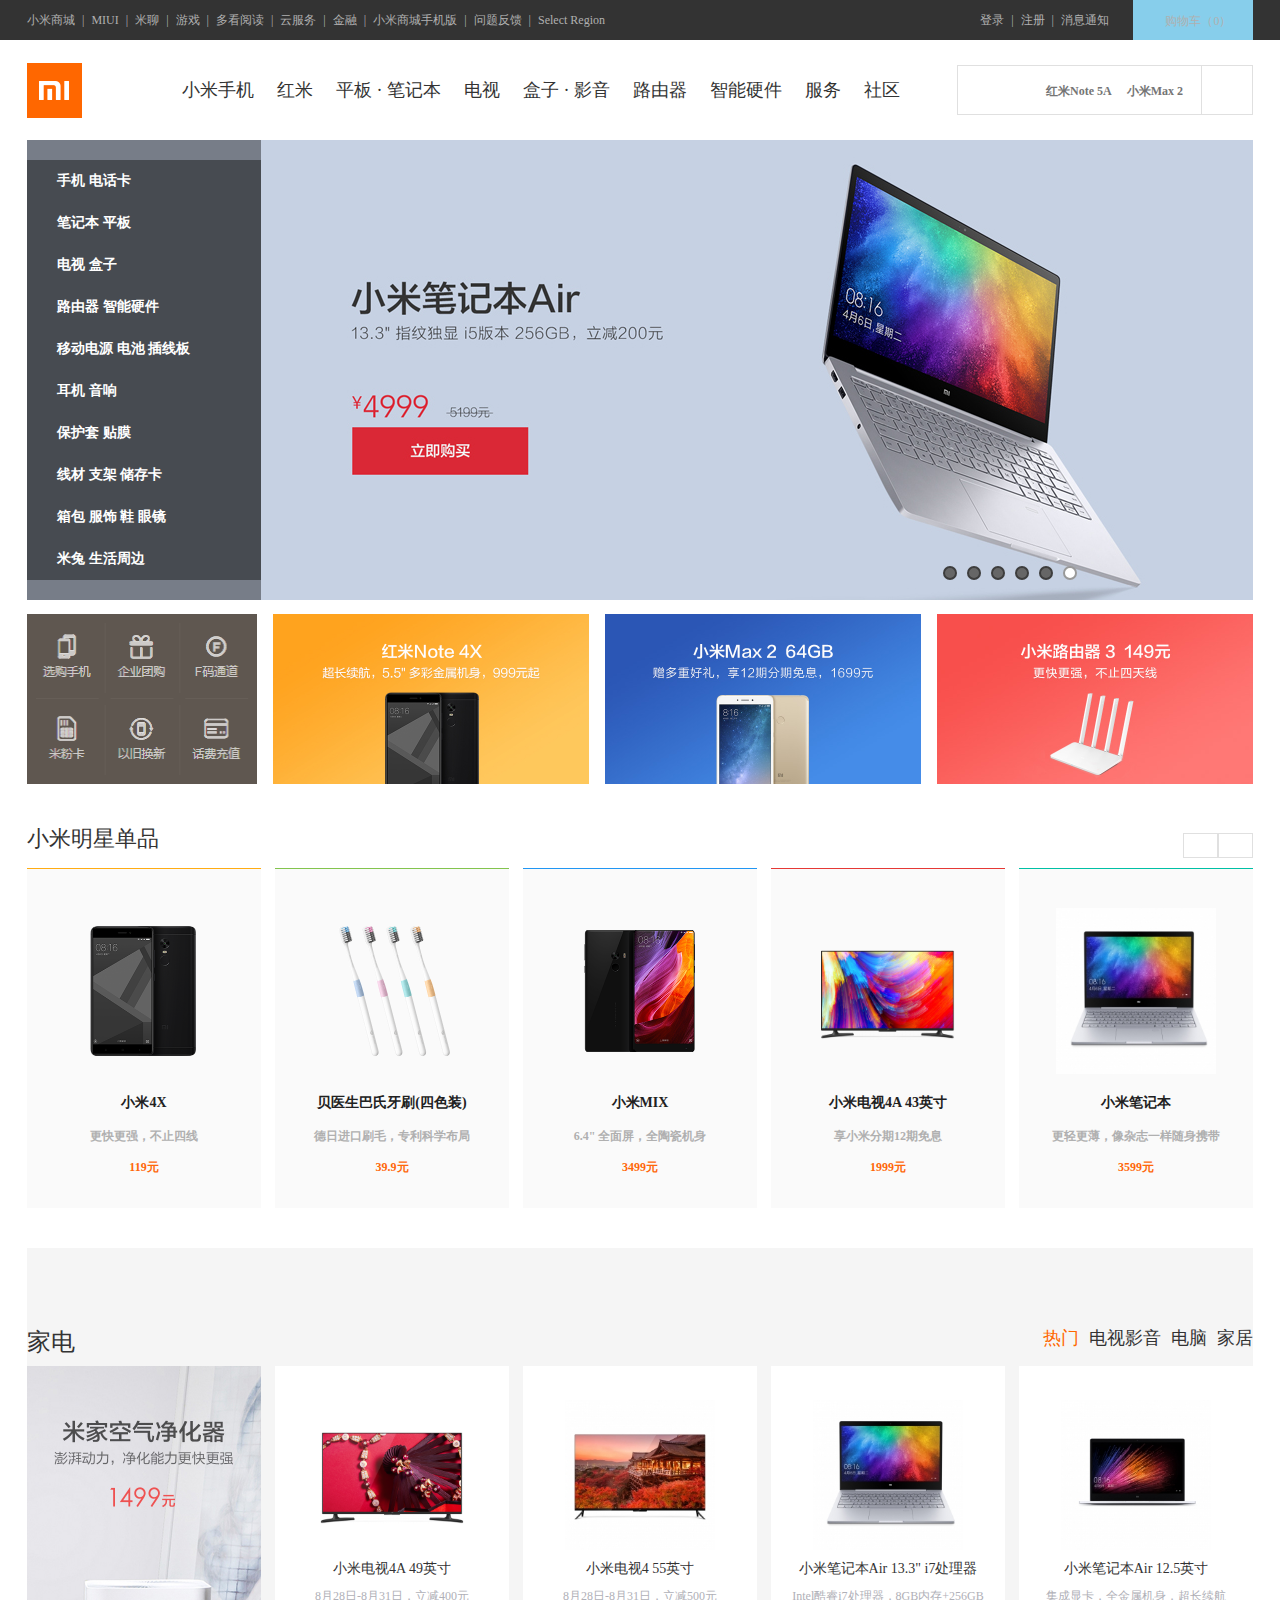
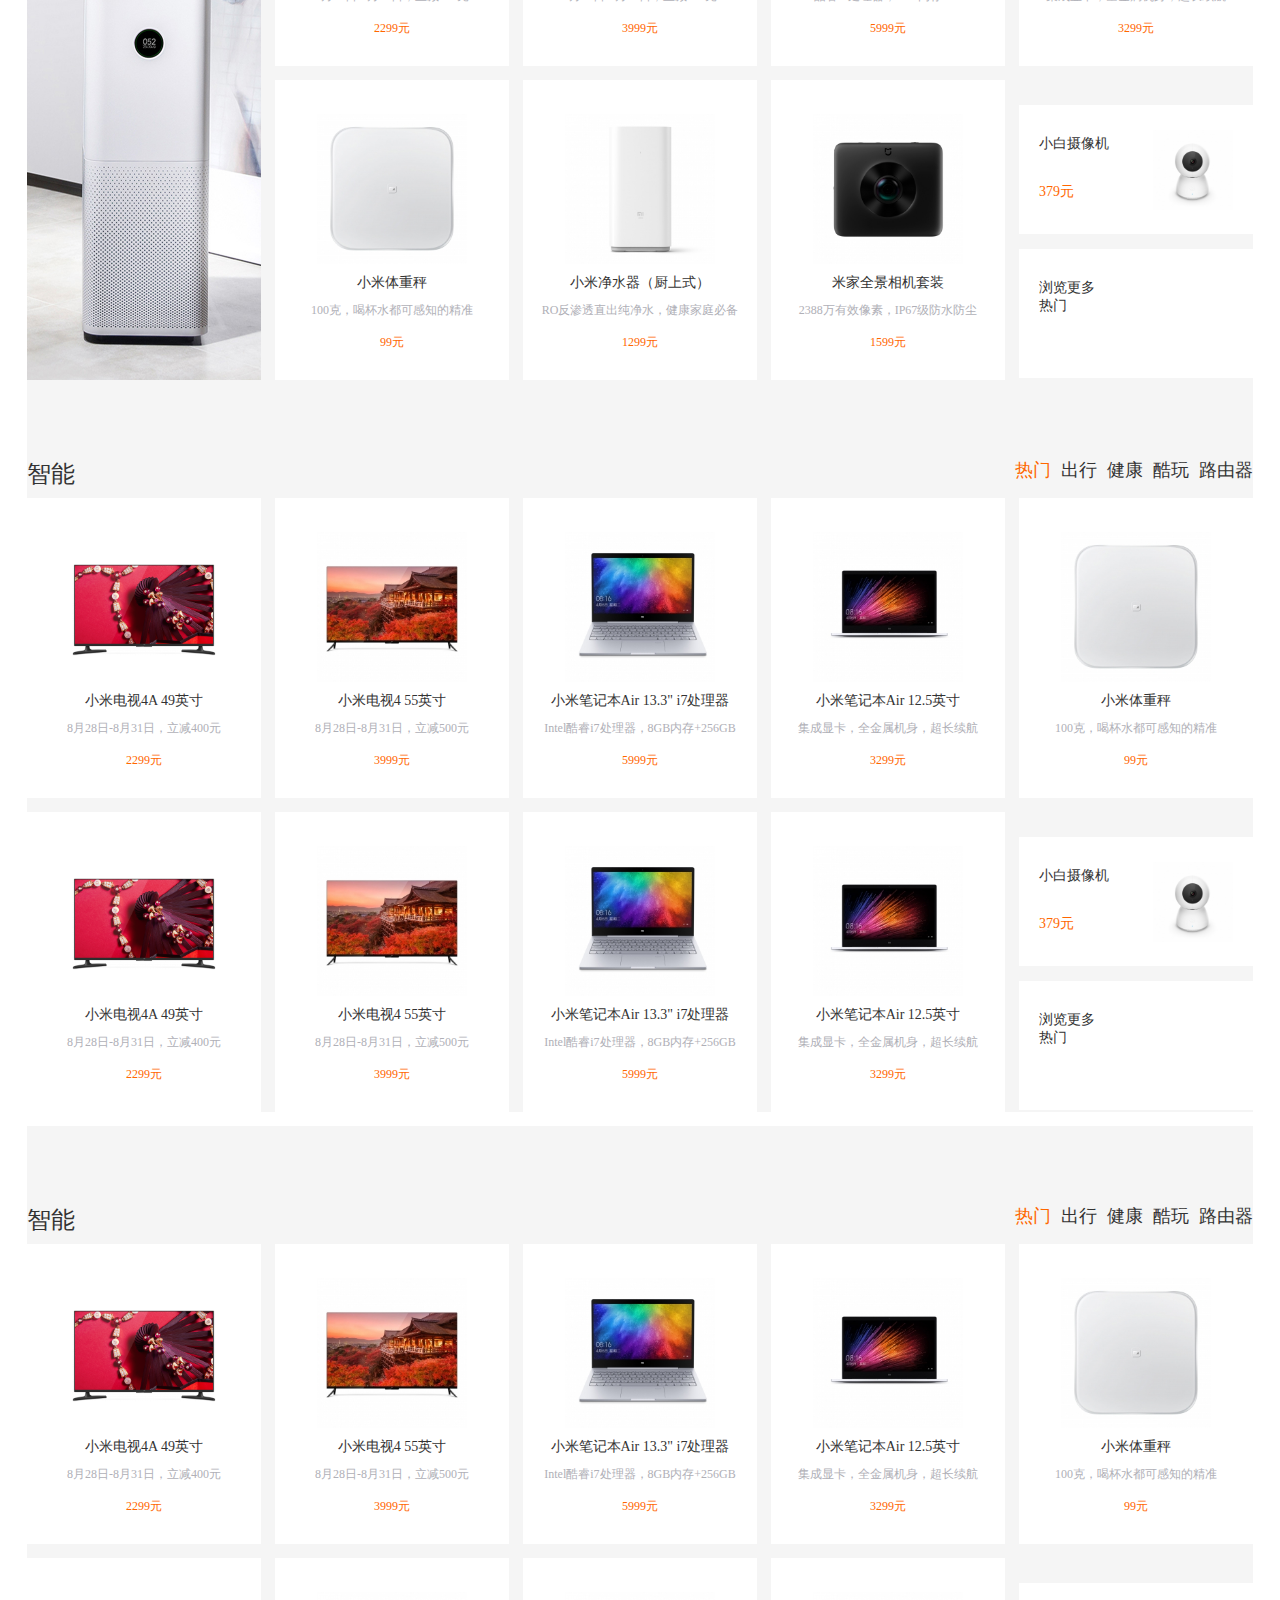
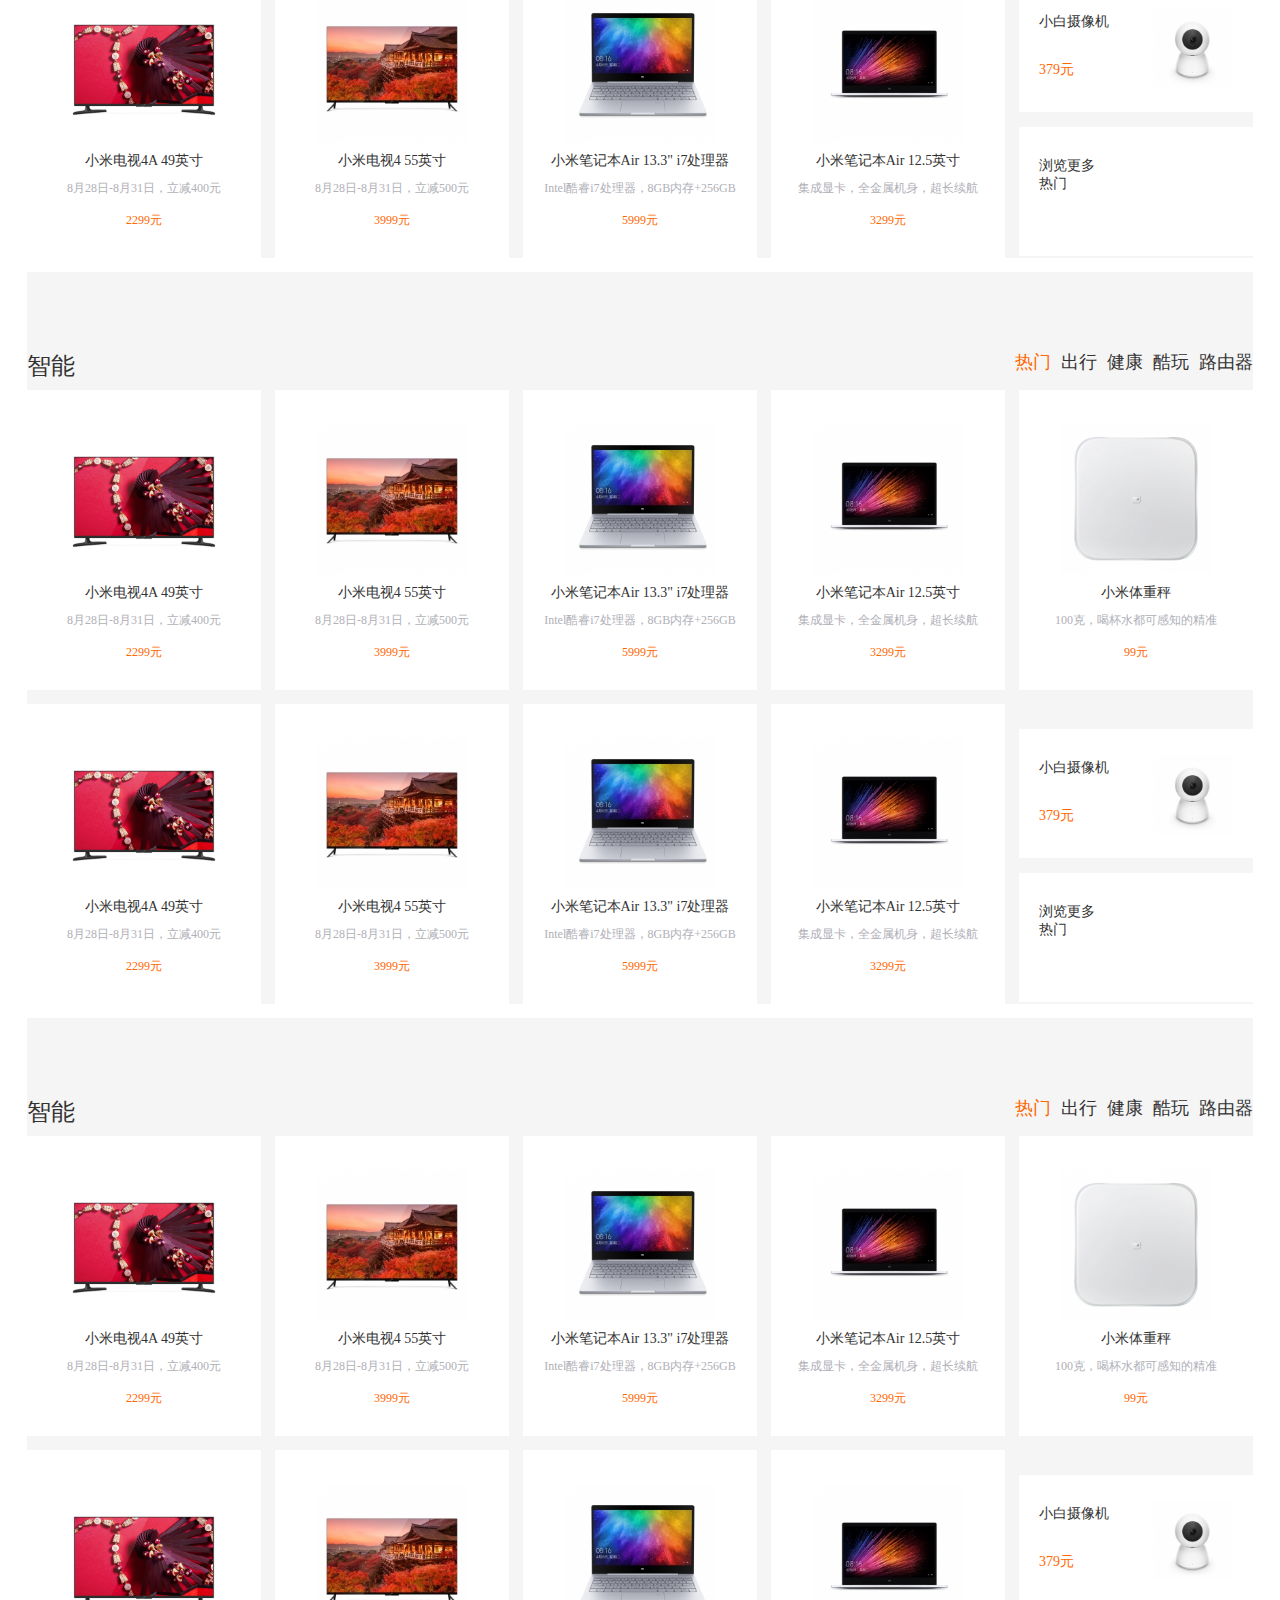
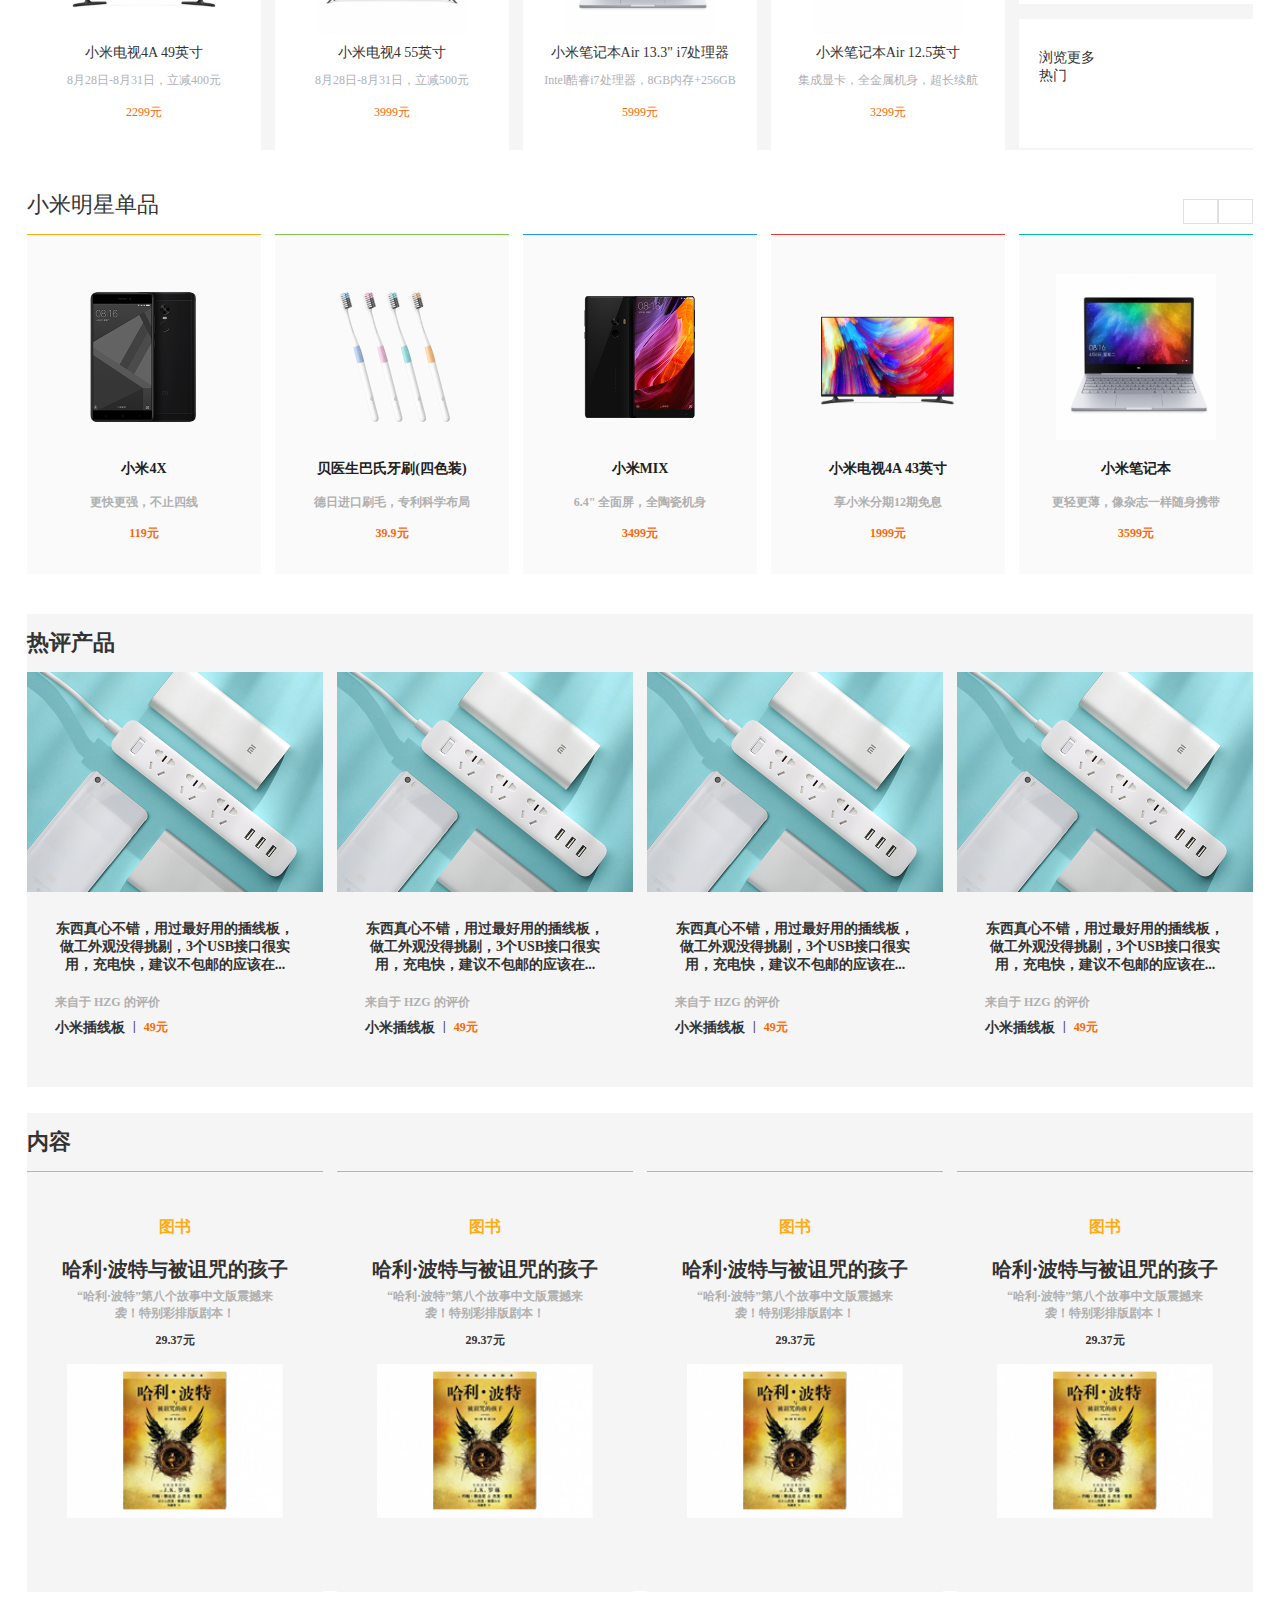
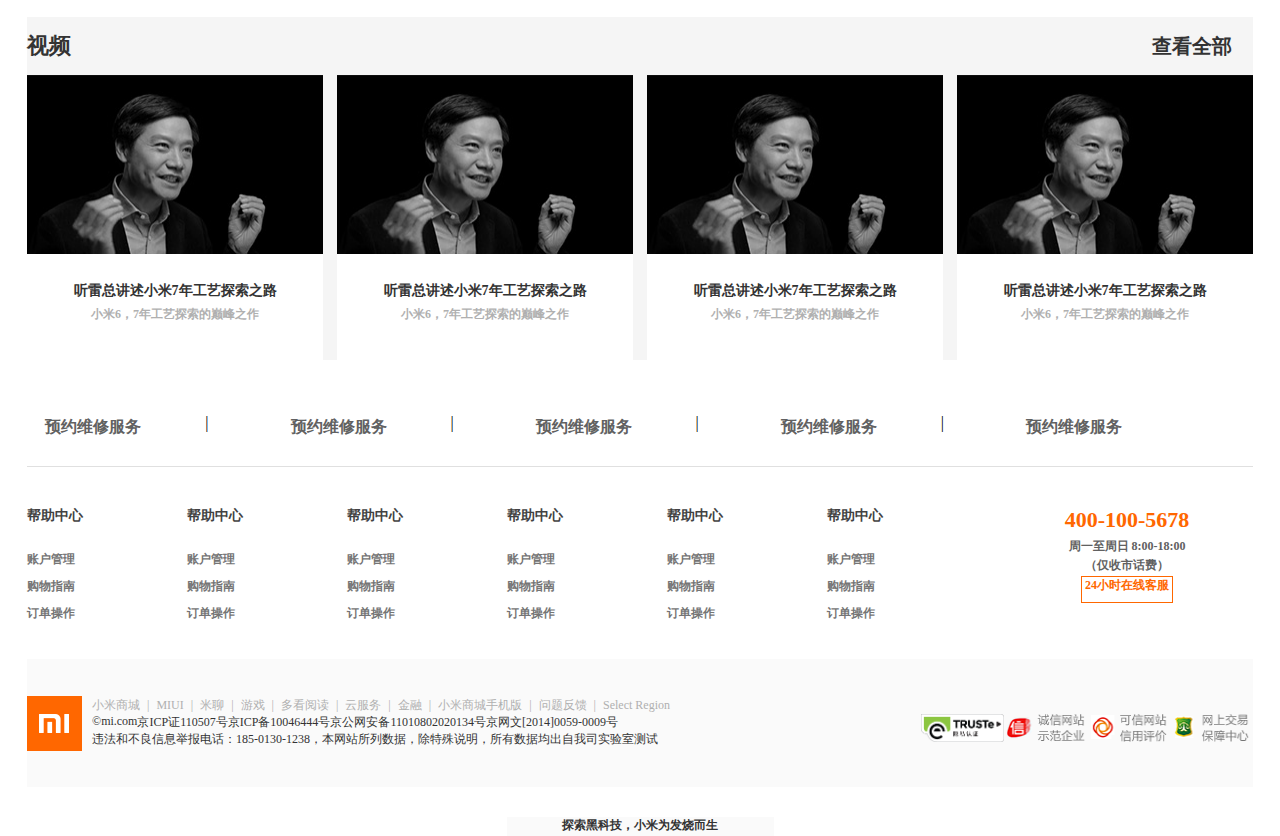
<file: index.html>
<!DOCTYPE html>
<html lang="en">
<head>
	<meta charset="UTF-8">
	<title>小米官网</title>
	<link rel="shotcut icon" href="img/tou.ico">
	<link rel="stylesheet" href="css/xiaomi.css">
	<link rel="stylesheet" href="css/qingchuyangshi.css">
</head>
<body>
	<!-- 头部开始 <-->
	<div id="head">
		<div class="head-neikuan">
			<div class="head-zuo">
				<div class="head-wenzi"><a href="http://www.mi.com" target="_black">小米商城</a></div>
				<div class="head-wenzi">|</div>
				<div class="head-wenzi"><a href="">MIUI</a></div>
				<div class="head-wenzi">|</div>
				<div class="head-wenzi"><a href="">米聊</a></div>
				<div class="head-wenzi">|</div>
				<div class="head-wenzi"><a href="">游戏</a></div>
				<div class="head-wenzi">|</div>
				<div class="head-wenzi"><a href="">多看阅读</a></div>
				<div class="head-wenzi">|</div>
				<div class="head-wenzi"><a href="">云服务</a></div>
				<div class="head-wenzi">|</div>
				<div class="head-wenzi"><a href="">金融</a></div>
				<div class="head-wenzi">|</div>
				<div class="head-wenzi"><a href="">小米商城手机版</a></div>
				<div class="head-wenzi">|</div>
				<div class="head-wenzi"><a href="">问题反馈</a></div>
				<div class="head-wenzi">|</div>
				<div class="head-wenzi head-wenzi1"><a href="">Select Region</a></div>
			</div>
			<div class="head-you">
				<div class="head-wenzi"><a href="">登录</a></div>
				<div class="head-wenzi">|</div>
				<div class="head-wenzi"><a href="">注册</a></div>
				<div class="head-wenzi">|</div>
				<div class="head-wenzi head-wenzi2"><a href="">消息通知</a></div>
				<div class="gouwuche">
					<i class="iconfont">&#xe602;</i>
					购物车（0）
					<!-- <div class="gouwuche-wenzi">购物车(0)</div> -->
					<!-- <img src="img/images/gouwuche.png" alt=""> -->
				</div>
			</div>
		</div>
	</div>
	<!-- 头部结束 -->

	<!-- 导航开始 -->
	<div id="daohang">
		<div class="daohang-logo">
			<!-- <img src="img/logo_03.png" alt=""> -->
		</div>
		<div class="daohang-neikuan">
			<div class="daohang-wenzi">小米手机</div>
			<div class="daohang-wenzi">红米</div>
			<div class="daohang-wenzi">平板  ·  笔记本</div>
			<div class="daohang-wenzi">电视</div>
			<div class="daohang-wenzi">盒子  ·  影音</div>
			<div class="daohang-wenzi">路由器</div>
			<div class="daohang-wenzi">智能硬件</div>
			<div class="daohang-wenzi">服务</div>
			<div class="daohang-wenzi daohang-wenzi1">社区</div>
		</div>
		<div class="daohang-you">
			<!-- <input type="text" placeholder="红米Note 5A"> -->
			<h1>红米Note 5A</h1>
			<h2>小米Max 2</h2>
			<div class="daohang-you-tb">
				<i class="iconfont">&#xe616;</i>
			</div>
		</div>
	</div>
	<!-- 导航结束 -->
	<!-- banner开始 -->
	<div id="banner">
		<div class="banner-img">
			<img src="img/20.jpg" alt="">
		</div>
		<div class="banner-list">
			<div class="banner-list-1">
				<h1>手机 电话卡</h1>
				<i class="iconfont">&#xe617;</i>
			</div>

			<div class="banner-list-1">
				<h1>笔记本 平板</h1>
				<i class="iconfont">&#xe617;</i>
			</div>

			<div class="banner-list-1">
				<h1>电视 盒子</h1>
				<i class="iconfont">&#xe617;</i>
			</div>

			<div class="banner-list-1">
				<h1>路由器 智能硬件</h1>
				<i class="iconfont">&#xe617;</i>
			</div>

			<div class="banner-list-1">
				<h1>移动电源 电池 插线板</h1>
				<i class="iconfont">&#xe617;</i>
			</div>

			<div class="banner-list-1">
				<h1>耳机 音响</h1>
				<i class="iconfont">&#xe617;</i>
			</div>

			<div class="banner-list-1">
				<h1>保护套 贴膜</h1>
				<i class="iconfont">&#xe617;</i>
			</div>

			<div class="banner-list-1">
				<h1>线材 支架 储存卡</h1>
				<i class="iconfont">&#xe617;</i>
			</div>

			<div class="banner-list-1">
				<h1>箱包 服饰 鞋 眼镜</h1>
				<i class="iconfont">&#xe617;</i>
			</div>

			<div class="banner-list-1">
				<h1>米兔 生活周边</h1>
				<i class="iconfont">&#xe617;</i>
			</div>
		</div>
		<div class="point">
			<div class="point-1"></div>
			<div class="point-1"></div>
			<div class="point-1"></div>
			<div class="point-1"></div>
			<div class="point-1"></div>
			<div class="point-1 point-2"></div>
		</div>
	</div>
	<!-- banner结束 -->


	<!-- 第四排开始 -->
	<div id="sipai">
		<div class="sipai-box">
			<img src="img/images/12_03.png" alt="">
		</div>
		<div class="sipai-box box2">
			<img src="img/images/12_05.png" alt="">
		</div>
		<div class="sipai-box box2">
			<img src="img/images/12_07.png" alt="">
		</div>
		<div class="sipai-box box2 box3">
			<img src="img/images/12_09.png" alt="">
		</div>
	</div>
	<!-- 第四排结束 -->

	<!-- 单品开始 -->
	<div id="danpin">
		<div class="danpin-top">
			<h1>小米明星单品</h1>
			<div class="danpin-anniu">
				<div class="danpin-anniuzuo">
					<i class="iconfont">&#xe638;</i>
				</div>	
				<div class="danpin-anjianyou">
					<i class="iconfont">&#xe601;</i>
				</div>			
			</div>
		</div>

		<div class="danpin-bottom">
			<div class="danpin-list">
				<div class="danpin-img">
					<img src="img/01.png" alt="">
				</div>
				<h3>小米4X</h3>
				<h4>更快更强，不止四线</h4>
				<h5>119元</h5>
			</div>
			<div class="danpin-list danpin-list2">
				<div class="danpin-img">
					<img src="img/03.png" alt="">
				</div>
				<h3>贝医生巴氏牙刷(四色装)</h3>
				<h4>德日进口刷毛，专利科学布局</h4>
				<h5>39.9元</h5>
			</div>
			<div class="danpin-list danpin-list3">
				<div class="danpin-img">
					<img src="img/04.png" alt="">
				</div>
				<h3>小米MIX</h3>
				<h4>6.4" 全面屏，全陶瓷机身</h4>
				<h5>3499元</h5>
			</div>
			<div class="danpin-list danpin-list4">
				<div class="danpin-img">
					<img src="img/05.png" alt="">
				</div>
				<h3>小米电视4A 43英寸</h3>
				<h4>享小米分期12期免息</h4>
				<h5>1999元</h5>
			</div>
			<div class="danpin-list danpin-list1">
				<div class="danpin-img">
					<img src="img/06.jpg" alt="">
				</div>
				<h3>小米笔记本</h3>
				<h4>更轻更薄，像杂志一样随身携带</h4>
				<h5>3599元</h5>
			</div>
		</div>
	</div>
	<!-- 单品结束 -->

	<!-- 家电开始 -->
	<div id="jiadian">
		<div class="jiadian-top">
			<h6>家电</h6>
			<div class="jiadian-top-you">
				<div class="jiadian-top-you-wenzi wenzi2">热门</div>
				<div class="jiadian-top-you-wenzi">电视影音</div>
				<div class="jiadian-top-you-wenzi">电脑</div>
				<div class="jiadian-top-you-wenzi wenzi1">家居</div>
			</div>
		</div>
		<div class="jiadian-under">
			<div class="jiadian-under-zuo">
				<img src="img/images/jiadian1_10.png" alt="">
			</div>
			<div class="jiadian-under-you">
				<div class="jiadian-qingdan">
					<div class="qingdan-img">
						<img src="img/02.png" alt="">
					</div>
					<div class="qingdan-wenzi">小米电视4A 49英寸</div>
					<div class="qingdan-wenzi1">8月28日-8月31日，立减400元</div>
					<div class="qingdan-wenzi2">2299元</div>
				</div>

				<div class="jiadian-qingdan">
					<div class="qingdan-img">
						<img src="img/08.jpg" alt="">
					</div>
					<div class="qingdan-wenzi">小米电视4 55英寸</div>
					<div class="qingdan-wenzi1">8月28日-8月31日，立减500元</div>
					<div class="qingdan-wenzi2">3999元</div>
				</div>

				<div class="jiadian-qingdan">
					<div class="qingdan-img">
						<img src="img/09.jpg" alt="">
					</div>
					<div class="qingdan-wenzi">小米笔记本Air 13.3" i7处理器</div>
					<div class="qingdan-wenzi1">Intel酷睿i7处理器，8GB内存+256GB</div>
					<div class="qingdan-wenzi2">5999元</div>
				</div>

				<div class="jiadian-qingdan jiadian-qingdan1">
					<div class="qingdan-img">
						<img src="img/10.jpg" alt="">
					</div>
					<div class="qingdan-wenzi">小米笔记本Air 12.5英寸</div>
					<div class="qingdan-wenzi1">集成显卡，全金属机身，超长续航</div>
					<div class="qingdan-wenzi2">3299元</div>
				</div>

				<div class="jiadian-qingdan">
					<div class="qingdan-img">
						<img src="img/11.jpg" alt="">
					</div>
					<div class="qingdan-wenzi">小米体重秤</div>
					<div class="qingdan-wenzi1">100克，喝杯水都可感知的精准</div>
					<div class="qingdan-wenzi2">99元</div>
				</div>

				<div class="jiadian-qingdan">
					<div class="qingdan-img">
						<img src="img/12.jpg" alt="">
					</div>
					<div class="qingdan-wenzi">小米净水器（厨上式）</div>
					<div class="qingdan-wenzi1">RO反渗透直出纯净水，健康家庭必备</div>
					<div class="qingdan-wenzi2">1299元</div>
				</div>

				<div class="jiadian-qingdan">
					<div class="qingdan-img">
						<img src="img/13.jpg" alt="">
					</div>
					<div class="qingdan-wenzi">米家全景相机套装</div>
					<div class="qingdan-wenzi1">2388万有效像素，IP67级防水防尘</div>
					<div class="qingdan-wenzi2">1599元</div>
				</div>

				<div class="jiadian-qingdan jiadian-qingdan1 sx">
					<div class="qingdan-shexiangji">
						<div class="shexiangji-img">
							<img src="img/14.jpg" alt="">
						</div>
						<div class="shexiangji-wenzi">小白摄像机</div>
						<div class="shexiangji-wenzi shexiangji-wenzi1">379元</div>
					</div>

					<div class="qingdan-shexiangji qingdan-shexiangji1">
						<div class="shexiangji-img">
							<i class="iconfont">&#xe60b;</i>
						</div>
						<div class="shexiangji-wenzi">浏览更多</div>
						<div class="shexiangji-wenzi shexiangji-wenzi1 shexiangji-wenzi2">热门</div>
					</div>
				</div>

			</div>
		</div>
	</div>
	<!-- 家电结束 -->

	<!-- 智能开始 -->
	<div id="jiadian">
		<div class="jiadian-top">
			<h6>智能</h6>
			<div class="jiadian-top-you">
				<div class="jiadian-top-you-wenzi wenzi2">热门</div>
				<div class="jiadian-top-you-wenzi">出行</div>
				<div class="jiadian-top-you-wenzi">健康</div>
				<div class="jiadian-top-you-wenzi">酷玩</div>
				<div class="jiadian-top-you-wenzi wenzi1">路由器</div>
			</div>
		</div>
		<div class="jiadian-under">
			<div class="jiadian-qingdan">
				<div class="qingdan-img">
					<img src="img/02.png" alt="">
				</div>
				<div class="qingdan-wenzi">小米电视4A 49英寸</div>
				<div class="qingdan-wenzi1">8月28日-8月31日，立减400元</div>
				<div class="qingdan-wenzi2">2299元</div>
			</div>

			<div class="jiadian-qingdan">
				<div class="qingdan-img">
					<img src="img/08.jpg" alt="">
				</div>
				<div class="qingdan-wenzi">小米电视4 55英寸</div>
				<div class="qingdan-wenzi1">8月28日-8月31日，立减500元</div>
				<div class="qingdan-wenzi2">3999元</div>
			</div>

			<div class="jiadian-qingdan">
				<div class="qingdan-img">
					<img src="img/09.jpg" alt="">
				</div>
				<div class="qingdan-wenzi">小米笔记本Air 13.3" i7处理器</div>
				<div class="qingdan-wenzi1">Intel酷睿i7处理器，8GB内存+256GB</div>
				<div class="qingdan-wenzi2">5999元</div>
			</div>

			<div class="jiadian-qingdan">
				<div class="qingdan-img">
					<img src="img/10.jpg" alt="">
				</div>
				<div class="qingdan-wenzi">小米笔记本Air 12.5英寸</div>
				<div class="qingdan-wenzi1">集成显卡，全金属机身，超长续航</div>
				<div class="qingdan-wenzi2">3299元</div>
			</div>

			<div class="jiadian-qingdan  jiadian-qingdan1">
				<div class="qingdan-img">
					<img src="img/11.jpg" alt="">
				</div>
				<div class="qingdan-wenzi">小米体重秤</div>
				<div class="qingdan-wenzi1">100克，喝杯水都可感知的精准</div>
				<div class="qingdan-wenzi2">99元</div>
			</div>
			<div class="jiadian-qingdan">
				<div class="qingdan-img">
					<img src="img/02.png" alt="">
				</div>
				<div class="qingdan-wenzi">小米电视4A 49英寸</div>
				<div class="qingdan-wenzi1">8月28日-8月31日，立减400元</div>
				<div class="qingdan-wenzi2">2299元</div>
			</div>

			<div class="jiadian-qingdan">
				<div class="qingdan-img">
					<img src="img/08.jpg" alt="">
				</div>
				<div class="qingdan-wenzi">小米电视4 55英寸</div>
				<div class="qingdan-wenzi1">8月28日-8月31日，立减500元</div>
				<div class="qingdan-wenzi2">3999元</div>
			</div>

			<div class="jiadian-qingdan">
				<div class="qingdan-img">
					<img src="img/09.jpg" alt="">
				</div>
				<div class="qingdan-wenzi">小米笔记本Air 13.3" i7处理器</div>
				<div class="qingdan-wenzi1">Intel酷睿i7处理器，8GB内存+256GB</div>
				<div class="qingdan-wenzi2">5999元</div>
			</div>

			<div class="jiadian-qingdan">
				<div class="qingdan-img">
					<img src="img/10.jpg" alt="">
				</div>
				<div class="qingdan-wenzi">小米笔记本Air 12.5英寸</div>
				<div class="qingdan-wenzi1">集成显卡，全金属机身，超长续航</div>
				<div class="qingdan-wenzi2">3299元</div>
			</div>

			<div class="jiadian-qingdan jiadian-qingdan1 sx">
					<div class="qingdan-shexiangji">
						<div class="shexiangji-img">
							<img src="img/14.jpg" alt="">
						</div>
						<div class="shexiangji-wenzi">小白摄像机</div>
						<div class="shexiangji-wenzi shexiangji-wenzi1">379元</div>
					</div>

					<div class="qingdan-shexiangji qingdan-shexiangji1">
						<div class="shexiangji-img">
							<i class="iconfont">&#xe60b;</i>
						</div>
						<div class="shexiangji-wenzi">浏览更多</div>
						<div class="shexiangji-wenzi shexiangji-wenzi1 shexiangji-wenzi2">热门</div>
					</div>
				</div>

		</div>
	</div>
	<!-- 智能结束 -->

	<!-- 搭配开始 -->
	<div id="jiadian">
		<div class="jiadian-top">
			<h6>智能</h6>
			<div class="jiadian-top-you">
				<div class="jiadian-top-you-wenzi wenzi2">热门</div>
				<div class="jiadian-top-you-wenzi">出行</div>
				<div class="jiadian-top-you-wenzi">健康</div>
				<div class="jiadian-top-you-wenzi">酷玩</div>
				<div class="jiadian-top-you-wenzi wenzi1">路由器</div>
			</div>
		</div>
		<div class="jiadian-under">
			<div class="jiadian-qingdan">
				<div class="qingdan-img">
					<img src="img/02.png" alt="">
				</div>
				<div class="qingdan-wenzi">小米电视4A 49英寸</div>
				<div class="qingdan-wenzi1">8月28日-8月31日，立减400元</div>
				<div class="qingdan-wenzi2">2299元</div>
			</div>

			<div class="jiadian-qingdan">
				<div class="qingdan-img">
					<img src="img/08.jpg" alt="">
				</div>
				<div class="qingdan-wenzi">小米电视4 55英寸</div>
				<div class="qingdan-wenzi1">8月28日-8月31日，立减500元</div>
				<div class="qingdan-wenzi2">3999元</div>
			</div>

			<div class="jiadian-qingdan">
				<div class="qingdan-img">
					<img src="img/09.jpg" alt="">
				</div>
				<div class="qingdan-wenzi">小米笔记本Air 13.3" i7处理器</div>
				<div class="qingdan-wenzi1">Intel酷睿i7处理器，8GB内存+256GB</div>
				<div class="qingdan-wenzi2">5999元</div>
			</div>

			<div class="jiadian-qingdan">
				<div class="qingdan-img">
					<img src="img/10.jpg" alt="">
				</div>
				<div class="qingdan-wenzi">小米笔记本Air 12.5英寸</div>
				<div class="qingdan-wenzi1">集成显卡，全金属机身，超长续航</div>
				<div class="qingdan-wenzi2">3299元</div>
			</div>

			<div class="jiadian-qingdan  jiadian-qingdan1">
				<div class="qingdan-img">
					<img src="img/11.jpg" alt="">
				</div>
				<div class="qingdan-wenzi">小米体重秤</div>
				<div class="qingdan-wenzi1">100克，喝杯水都可感知的精准</div>
				<div class="qingdan-wenzi2">99元</div>
			</div>
			<div class="jiadian-qingdan">
				<div class="qingdan-img">
					<img src="img/02.png" alt="">
				</div>
				<div class="qingdan-wenzi">小米电视4A 49英寸</div>
				<div class="qingdan-wenzi1">8月28日-8月31日，立减400元</div>
				<div class="qingdan-wenzi2">2299元</div>
			</div>

			<div class="jiadian-qingdan">
				<div class="qingdan-img">
					<img src="img/08.jpg" alt="">
				</div>
				<div class="qingdan-wenzi">小米电视4 55英寸</div>
				<div class="qingdan-wenzi1">8月28日-8月31日，立减500元</div>
				<div class="qingdan-wenzi2">3999元</div>
			</div>

			<div class="jiadian-qingdan">
				<div class="qingdan-img">
					<img src="img/09.jpg" alt="">
				</div>
				<div class="qingdan-wenzi">小米笔记本Air 13.3" i7处理器</div>
				<div class="qingdan-wenzi1">Intel酷睿i7处理器，8GB内存+256GB</div>
				<div class="qingdan-wenzi2">5999元</div>
			</div>

			<div class="jiadian-qingdan">
				<div class="qingdan-img">
					<img src="img/10.jpg" alt="">
				</div>
				<div class="qingdan-wenzi">小米笔记本Air 12.5英寸</div>
				<div class="qingdan-wenzi1">集成显卡，全金属机身，超长续航</div>
				<div class="qingdan-wenzi2">3299元</div>
			</div>

			<div class="jiadian-qingdan jiadian-qingdan1 sx">
					<div class="qingdan-shexiangji">
						<div class="shexiangji-img">
							<img src="img/14.jpg" alt="">
						</div>
						<div class="shexiangji-wenzi">小白摄像机</div>
						<div class="shexiangji-wenzi shexiangji-wenzi1">379元</div>
					</div>

					<div class="qingdan-shexiangji qingdan-shexiangji1">
						<div class="shexiangji-img">
							<i class="iconfont">&#xe60b;</i>
						</div>
						<div class="shexiangji-wenzi">浏览更多</div>
						<div class="shexiangji-wenzi shexiangji-wenzi1 shexiangji-wenzi2">热门</div>
					</div>
				</div>

		</div>
	</div>
	<!-- 搭配结束 -->
	<!-- 配件开始 -->
	<div id="jiadian">
		<div class="jiadian-top">
			<h6>智能</h6>
			<div class="jiadian-top-you">
				<div class="jiadian-top-you-wenzi wenzi2">热门</div>
				<div class="jiadian-top-you-wenzi">出行</div>
				<div class="jiadian-top-you-wenzi">健康</div>
				<div class="jiadian-top-you-wenzi">酷玩</div>
				<div class="jiadian-top-you-wenzi wenzi1">路由器</div>
			</div>
		</div>
		<div class="jiadian-under">
			<div class="jiadian-qingdan">
				<div class="qingdan-img">
					<img src="img/02.png" alt="">
				</div>
				<div class="qingdan-wenzi">小米电视4A 49英寸</div>
				<div class="qingdan-wenzi1">8月28日-8月31日，立减400元</div>
				<div class="qingdan-wenzi2">2299元</div>
			</div>

			<div class="jiadian-qingdan">
				<div class="qingdan-img">
					<img src="img/08.jpg" alt="">
				</div>
				<div class="qingdan-wenzi">小米电视4 55英寸</div>
				<div class="qingdan-wenzi1">8月28日-8月31日，立减500元</div>
				<div class="qingdan-wenzi2">3999元</div>
			</div>

			<div class="jiadian-qingdan">
				<div class="qingdan-img">
					<img src="img/09.jpg" alt="">
				</div>
				<div class="qingdan-wenzi">小米笔记本Air 13.3" i7处理器</div>
				<div class="qingdan-wenzi1">Intel酷睿i7处理器，8GB内存+256GB</div>
				<div class="qingdan-wenzi2">5999元</div>
			</div>

			<div class="jiadian-qingdan">
				<div class="qingdan-img">
					<img src="img/10.jpg" alt="">
				</div>
				<div class="qingdan-wenzi">小米笔记本Air 12.5英寸</div>
				<div class="qingdan-wenzi1">集成显卡，全金属机身，超长续航</div>
				<div class="qingdan-wenzi2">3299元</div>
			</div>

			<div class="jiadian-qingdan  jiadian-qingdan1">
				<div class="qingdan-img">
					<img src="img/11.jpg" alt="">
				</div>
				<div class="qingdan-wenzi">小米体重秤</div>
				<div class="qingdan-wenzi1">100克，喝杯水都可感知的精准</div>
				<div class="qingdan-wenzi2">99元</div>
			</div>
			<div class="jiadian-qingdan">
				<div class="qingdan-img">
					<img src="img/02.png" alt="">
				</div>
				<div class="qingdan-wenzi">小米电视4A 49英寸</div>
				<div class="qingdan-wenzi1">8月28日-8月31日，立减400元</div>
				<div class="qingdan-wenzi2">2299元</div>
			</div>

			<div class="jiadian-qingdan">
				<div class="qingdan-img">
					<img src="img/08.jpg" alt="">
				</div>
				<div class="qingdan-wenzi">小米电视4 55英寸</div>
				<div class="qingdan-wenzi1">8月28日-8月31日，立减500元</div>
				<div class="qingdan-wenzi2">3999元</div>
			</div>

			<div class="jiadian-qingdan">
				<div class="qingdan-img">
					<img src="img/09.jpg" alt="">
				</div>
				<div class="qingdan-wenzi">小米笔记本Air 13.3" i7处理器</div>
				<div class="qingdan-wenzi1">Intel酷睿i7处理器，8GB内存+256GB</div>
				<div class="qingdan-wenzi2">5999元</div>
			</div>

			<div class="jiadian-qingdan">
				<div class="qingdan-img">
					<img src="img/10.jpg" alt="">
				</div>
				<div class="qingdan-wenzi">小米笔记本Air 12.5英寸</div>
				<div class="qingdan-wenzi1">集成显卡，全金属机身，超长续航</div>
				<div class="qingdan-wenzi2">3299元</div>
			</div>

			<div class="jiadian-qingdan jiadian-qingdan1 sx">
					<div class="qingdan-shexiangji">
						<div class="shexiangji-img">
							<img src="img/14.jpg" alt="">
						</div>
						<div class="shexiangji-wenzi">小白摄像机</div>
						<div class="shexiangji-wenzi shexiangji-wenzi1">379元</div>
					</div>

					<div class="qingdan-shexiangji qingdan-shexiangji1">
						<div class="shexiangji-img">
							<i class="iconfont">&#xe60b;</i>
						</div>
						<div class="shexiangji-wenzi">浏览更多</div>
						<div class="shexiangji-wenzi shexiangji-wenzi1 shexiangji-wenzi2">热门</div>
					</div>
				</div>

		</div>
	</div>
	<!-- 配件结束 -->
	<!-- 周边开始 -->
	<div id="jiadian">
		<div class="jiadian-top">
			<h6>智能</h6>
			<div class="jiadian-top-you">
				<div class="jiadian-top-you-wenzi wenzi2">热门</div>
				<div class="jiadian-top-you-wenzi">出行</div>
				<div class="jiadian-top-you-wenzi">健康</div>
				<div class="jiadian-top-you-wenzi">酷玩</div>
				<div class="jiadian-top-you-wenzi wenzi1">路由器</div>
			</div>
		</div>
		<div class="jiadian-under">
			<div class="jiadian-qingdan">
				<div class="qingdan-img">
					<img src="img/02.png" alt="">
				</div>
				<div class="qingdan-wenzi">小米电视4A 49英寸</div>
				<div class="qingdan-wenzi1">8月28日-8月31日，立减400元</div>
				<div class="qingdan-wenzi2">2299元</div>
			</div>

			<div class="jiadian-qingdan">
				<div class="qingdan-img">
					<img src="img/08.jpg" alt="">
				</div>
				<div class="qingdan-wenzi">小米电视4 55英寸</div>
				<div class="qingdan-wenzi1">8月28日-8月31日，立减500元</div>
				<div class="qingdan-wenzi2">3999元</div>
			</div>

			<div class="jiadian-qingdan">
				<div class="qingdan-img">
					<img src="img/09.jpg" alt="">
				</div>
				<div class="qingdan-wenzi">小米笔记本Air 13.3" i7处理器</div>
				<div class="qingdan-wenzi1">Intel酷睿i7处理器，8GB内存+256GB</div>
				<div class="qingdan-wenzi2">5999元</div>
			</div>

			<div class="jiadian-qingdan">
				<div class="qingdan-img">
					<img src="img/10.jpg" alt="">
				</div>
				<div class="qingdan-wenzi">小米笔记本Air 12.5英寸</div>
				<div class="qingdan-wenzi1">集成显卡，全金属机身，超长续航</div>
				<div class="qingdan-wenzi2">3299元</div>
			</div>

			<div class="jiadian-qingdan  jiadian-qingdan1">
				<div class="qingdan-img">
					<img src="img/11.jpg" alt="">
				</div>
				<div class="qingdan-wenzi">小米体重秤</div>
				<div class="qingdan-wenzi1">100克，喝杯水都可感知的精准</div>
				<div class="qingdan-wenzi2">99元</div>
			</div>

			<div class="jiadian-qingdan">
				<div class="qingdan-img">
					<img src="img/02.png" alt="">
				</div>
				<div class="qingdan-wenzi">小米电视4A 49英寸</div>
				<div class="qingdan-wenzi1">8月28日-8月31日，立减400元</div>
				<div class="qingdan-wenzi2">2299元</div>
			</div>

			<div class="jiadian-qingdan">
				<div class="qingdan-img">
					<img src="img/08.jpg" alt="">
				</div>
				<div class="qingdan-wenzi">小米电视4 55英寸</div>
				<div class="qingdan-wenzi1">8月28日-8月31日，立减500元</div>
				<div class="qingdan-wenzi2">3999元</div>
			</div>

			<div class="jiadian-qingdan">
				<div class="qingdan-img">
					<img src="img/09.jpg" alt="">
				</div>
				<div class="qingdan-wenzi">小米笔记本Air 13.3" i7处理器</div>
				<div class="qingdan-wenzi1">Intel酷睿i7处理器，8GB内存+256GB</div>
				<div class="qingdan-wenzi2">5999元</div>
			</div>

			<div class="jiadian-qingdan">
				<div class="qingdan-img">
					<img src="img/10.jpg" alt="">
				</div>
				<div class="qingdan-wenzi">小米笔记本Air 12.5英寸</div>
				<div class="qingdan-wenzi1">集成显卡，全金属机身，超长续航</div>
				<div class="qingdan-wenzi2">3299元</div>
			</div>

			<div class="jiadian-qingdan jiadian-qingdan1 sx">
					<div class="qingdan-shexiangji">
						<div class="shexiangji-img">
							<img src="img/14.jpg" alt="">
						</div>
						<div class="shexiangji-wenzi">小白摄像机</div>
						<div class="shexiangji-wenzi shexiangji-wenzi1">379元</div>
					</div>

					<div class="qingdan-shexiangji qingdan-shexiangji1">
						<div class="shexiangji-img">
							<i class="iconfont">&#xe60b;</i>
						</div>
						<div class="shexiangji-wenzi">浏览更多</div>
						<div class="shexiangji-wenzi shexiangji-wenzi1 shexiangji-wenzi2">热门</div>
					</div>
				</div>

		</div>
	</div>
	<!-- 周边结束 -->
	<!-- 为你推荐开始 -->
	<div id="danpin">
		<div class="danpin-top">
			<h1>小米明星单品</h1>
			<div class="danpin-anniu">
				<div class="danpin-anniuzuo">
					<i class="iconfont">&#xe638;</i>
				</div>	
				<div class="danpin-anjianyou">
					<i class="iconfont">&#xe601;</i>
				</div>			
			</div>
		</div>

		<div class="danpin-bottom">
			<div class="danpin-list">
				<div class="danpin-img">
					<img src="img/01.png" alt="">
				</div>
				<h3>小米4X</h3>
				<h4>更快更强，不止四线</h4>
				<h5>119元</h5>
			</div>
			<div class="danpin-list danpin-list2">
				<div class="danpin-img">
					<img src="img/03.png" alt="">
				</div>
				<h3>贝医生巴氏牙刷(四色装)</h3>
				<h4>德日进口刷毛，专利科学布局</h4>
				<h5>39.9元</h5>
			</div>
			<div class="danpin-list danpin-list3">
				<div class="danpin-img">
					<img src="img/04.png" alt="">
				</div>
				<h3>小米MIX</h3>
				<h4>6.4" 全面屏，全陶瓷机身</h4>
				<h5>3499元</h5>
			</div>
			<div class="danpin-list danpin-list4">
				<div class="danpin-img">
					<img src="img/05.png" alt="">
				</div>
				<h3>小米电视4A 43英寸</h3>
				<h4>享小米分期12期免息</h4>
				<h5>1999元</h5>
			</div>
			<div class="danpin-list danpin-list1">
				<div class="danpin-img">
					<img src="img/06.jpg" alt="">
				</div>
				<h3>小米笔记本</h3>
				<h4>更轻更薄，像杂志一样随身携带</h4>
				<h5>3599元</h5>
			</div>
		</div>
	</div>
	<!-- 为你推荐结束 -->
	<!-- 热评产品开始 -->
	<div id="reping">
		<div class="reping-top">
			<h1>热评产品</h1>
		</div>
		<div class="rp-js">
			<div class="js-img">
				<img src="img/17.jpg" alt="">
			</div>
			<h2>东西真心不错，用过最好用的插线板，做工外观没得挑剔，3个USB接口很实用，充电快，建议不包邮的应该在...</h2>
			<h3> 来自于 HZG 的评价 </h3>
			<div class="js-wenzi">
				<h4>小米插线板</h4>
				<h5>|</h5>
				<h6>49元</h6>
			</div>
		</div>

		<div class="rp-js">
			<div class="js-img">
				<img src="img/17.jpg" alt="">
			</div>
			<h2>东西真心不错，用过最好用的插线板，做工外观没得挑剔，3个USB接口很实用，充电快，建议不包邮的应该在...</h2>
			<h3> 来自于 HZG 的评价 </h3>
			<div class="js-wenzi">
				<h4>小米插线板</h4>
				<h5>|</h5>
				<h6>49元</h6>
			</div>
		</div>

		<div class="rp-js">
			<div class="js-img">
				<img src="img/17.jpg" alt="">
			</div>
			<h2>东西真心不错，用过最好用的插线板，做工外观没得挑剔，3个USB接口很实用，充电快，建议不包邮的应该在...</h2>
			<h3> 来自于 HZG 的评价 </h3>
			<div class="js-wenzi">
				<h4>小米插线板</h4>
				<h5>|</h5>
				<h6>49元</h6>
			</div>
		</div>

		<div class="rp-js js1">
			<div class="js-img">
				<img src="img/17.jpg" alt="">
			</div>
			<h2>东西真心不错，用过最好用的插线板，做工外观没得挑剔，3个USB接口很实用，充电快，建议不包邮的应该在...</h2>
			<h3> 来自于 HZG 的评价 </h3>
			<div class="js-wenzi">
				<h4>小米插线板</h4>
				<h5>|</h5>
				<h6>49元</h6>
			</div>
		</div>

	</div>
	<!-- 热评产品结束 -->

	<!-- 内容开始 -->
	<div id="neirong">
		<div class="neirong-top">
			<h1>内容</h1>
		</div>
		<div class="nr-je">
			<h1>图书</h1>
			<h2>哈利·波特与被诅咒的孩子</h2>
			<h3>“哈利·波特”第八个故事中文版震撼来袭！特别彩排版剧本！ </h3>
			<h4>29.37元</h4>
			<div class="nr-je-img">
				<img src="img/18.png" alt="">
			</div>
		</div>

		<div class="nr-je">
			<h1>图书</h1>
			<h2>哈利·波特与被诅咒的孩子</h2>
			<h3>“哈利·波特”第八个故事中文版震撼来袭！特别彩排版剧本！ </h3>
			<h4>29.37元</h4>
			<div class="nr-je-img">
				<img src="img/18.png" alt="">
			</div>
		</div>

		<div class="nr-je">
			<h1>图书</h1>
			<h2>哈利·波特与被诅咒的孩子</h2>
			<h3>“哈利·波特”第八个故事中文版震撼来袭！特别彩排版剧本！ </h3>
			<h4>29.37元</h4>
			<div class="nr-je-img">
				<img src="img/18.png" alt="">
			</div>
		</div>

		<div class="nr-je nr-je1">
			<h1>图书</h1>
			<h2>哈利·波特与被诅咒的孩子</h2>
			<h3>“哈利·波特”第八个故事中文版震撼来袭！特别彩排版剧本！ </h3>
			<h4>29.37元</h4>
			<div class="nr-je-img">
				<img src="img/18.png" alt="">
			</div>
		</div>
	</div>
	<!-- 内容结束 -->

	<!-- 视频开始 -->
	<div id="shipin">
		<div class="shipin-top">
			<div class="shipin-topl">
				<h1>视频</h1>
			</div>
			<div class="shipin-topr">
				<h2>查看全部</h2>
				<i class="iconfont">&#xe65d;</i>
			</div>
		</div>
		<div class="sp-un">
			<div class="sp-un-1">
				<div class="sp-un-1-img">
					<img src="img/19.jpg" alt="">
				</div>
				<div class="sp-un-1-wz">
					<h1>听雷总讲述小米7年工艺探索之路</h1>
					<h2>小米6，7年工艺探索的巅峰之作</h2>
				</div>
			</div>
			<div class="sp-un-1">
				<div class="sp-un-1-img">
					<img src="img/19.jpg" alt="">
				</div>
				<div class="sp-un-1-wz">
					<h1>听雷总讲述小米7年工艺探索之路</h1>
					<h2>小米6，7年工艺探索的巅峰之作</h2>
				</div>
			</div>

			<div class="sp-un-1">
				<div class="sp-un-1-img">
					<img src="img/19.jpg" alt="">
				</div>
				<div class="sp-un-1-wz">
					<h1>听雷总讲述小米7年工艺探索之路</h1>
					<h2>小米6，7年工艺探索的巅峰之作</h2>
				</div>
			</div>

			<div class="sp-un-1 sp-un-12">
				<div class="sp-un-1-img">
					<img src="img/19.jpg" alt="">
				</div>
				<div class="sp-un-1-wz">
					<h1>听雷总讲述小米7年工艺探索之路</h1>
					<h2>小米6，7年工艺探索的巅峰之作</h2>
				</div>
			</div>
		</div>
	</div>
	<!-- 视频结束 -->
	<!-- 页脚开始服务 -->
	<div id="yj">
		<div class="yj-f">
			<div class="yj-f-1">
				<i class="iconfont">&#xe62a;</i>
				<h1>预约维修服务</h1>
				|
			</div>
			<div class="yj-f-1">
				<i class="iconfont">&#xe62a;</i>
				<h1>预约维修服务</h1>|
			</div>
			<div class="yj-f-1">
				<i class="iconfont">&#xe62a;</i>
				<h1>预约维修服务</h1>|
			</div>
			<div class="yj-f-1">
				<i class="iconfont">&#xe62a;</i>
				<h1>预约维修服务</h1>|
			</div>
			<div class="yj-f-1">
				<i class="iconfont">&#xe62a;</i>
				<h1>预约维修服务</h1>
			</div>
			<!-- <i class="iconfont">&#xe6f2;</i>
			<h2>7天无理由退货</h2>
			<i class="iconfont">&#xe60c;</i>
			<h3>15天免费换货</h3>
			<i class="iconfont">&#xe632;</i>
			<h4>满150元包邮</h4>
			<i class="iconfont">&#xe665;</i>
			<h5>520余家售后网点</h5> -->
		</div>
	</div>
	<!-- 页脚服务结束 -->
	<!-- 联系我们开始 -->
	<div id="lx">
		<div class="lx-1">
			<h1>帮助中心</h1>
			<h2>账户管理</h2>
			<h3>购物指南</h3>
			<h4>订单操作</h4>
		</div>

		<div class="lx-1">
			<h1>帮助中心</h1>
			<h2>账户管理</h2>
			<h3>购物指南</h3>
			<h4>订单操作</h4>
		</div>

		<div class="lx-1">
			<h1>帮助中心</h1>
			<h2>账户管理</h2>
			<h3>购物指南</h3>
			<h4>订单操作</h4>
		</div>

		<div class="lx-1">
			<h1>帮助中心</h1>
			<h2>账户管理</h2>
			<h3>购物指南</h3>
			<h4>订单操作</h4>
		</div>

		<div class="lx-1">
			<h1>帮助中心</h1>
			<h2>账户管理</h2>
			<h3>购物指南</h3>
			<h4>订单操作</h4>
		</div>

		<div class="lx-1">
			<h1>帮助中心</h1>
			<h2>账户管理</h2>
			<h3>购物指南</h3>
			<h4>订单操作</h4>
		</div>
		<div class="lx-2">
			<h1>400-100-5678</h1>
			<h2>周一至周日 8:00-18:00</h2>
			<h2>（仅收市话费）</h2>
			<h3>24小时在线客服</h3>
		</div>
	</div>
	<!-- 联系我们结束 -->
	<!-- 尾巴开始 -->
	<div id="wb">
		<div class="mi-img">
			<img src="img/logo_03.png" alt="">
		</div>
		<div class="head-zuo head-zuo1">
				<div class="head-wenzi hdwz"><a href="http://www.mi.com" target="_blacsk">小米商城</a></div>
				<div class="head-wenzi hdwz">|</div>
				<div class="head-wenzi hdwz"><a href="">MIUI</a></div>
				<div class="head-wenzi hdwz">|</div>
				<div class="head-wenzi hdwz"><a href="">米聊</a></div>
				<div class="head-wenzi hdwz">|</div>
				<div class="head-wenzi hdwz"><a href="">游戏</a></div>
				<div class="head-wenzi hdwz">|</div>
				<div class="head-wenzi hdwz"><a href="">多看阅读</a></div>
				<div class="head-wenzi hdwz">|</div>
				<div class="head-wenzi hdwz"><a href="">云服务</a></div>
				<div class="head-wenzi hdwz">|</div>
				<div class="head-wenzi hdwz"><a href="">金融</a></div>
				<div class="head-wenzi hdwz">|</div>
				<div class="head-wenzi hdwz"><a href="">小米商城手机版</a></div>
				<div class="head-wenzi hdwz">|</div>
				<div class="head-wenzi hdwz"><a href="">问题反馈</a></div>
				<div class="head-wenzi hdwz">|</div>
				<div class="head-wenzi head-wenzi1 hdwz"><a href="">Select Region</a></div>
		</div>
		<div class="wb-wz">
			<div class="wbwenzi">©</div>
			<div class="wbwenzi">mi.com</div>
			<div class="wbwenzi"> 京ICP证110507号 </div>
			<div class="wbwenzi">京ICP备10046444号</div>
			<div class="wbwenzi">京公网安备11010802020134号 </div>
			<div class="wbwenzi">京网文[2014]0059-0009号</div>
			<div class="wbwenzi"> 违法和不良信息举报电话：185-0130-1238，本网站所列数据，除特殊说明，所有数据均出自我司实验室测试</div>
		</div>
		<div class="wb-you">
			<div class="wb-you-img">
				<img src="img/truste.png" alt="">
			</div>

			<div class="wb-you-img">
				<img src="img/v-logo-2.png" alt="">
			</div>

			<div class="wb-you-img">
				<img src="img/v-logo-1.png" alt="">
			</div>

			<div class="wb-you-img">
				<img src="img/v-logo-3.png" alt="">
			</div>
		</div>
		<!-- <div class="jieyu">
			<h1>探索黑科技，小米为发烧而生</h1>
		</div> -->
	</div>
	<!-- 尾巴结束 -->
	<div class="jieyu">
			<h1>探索黑科技，小米为发烧而生</h1>
	</div>

	


</body>
</html>
</file>
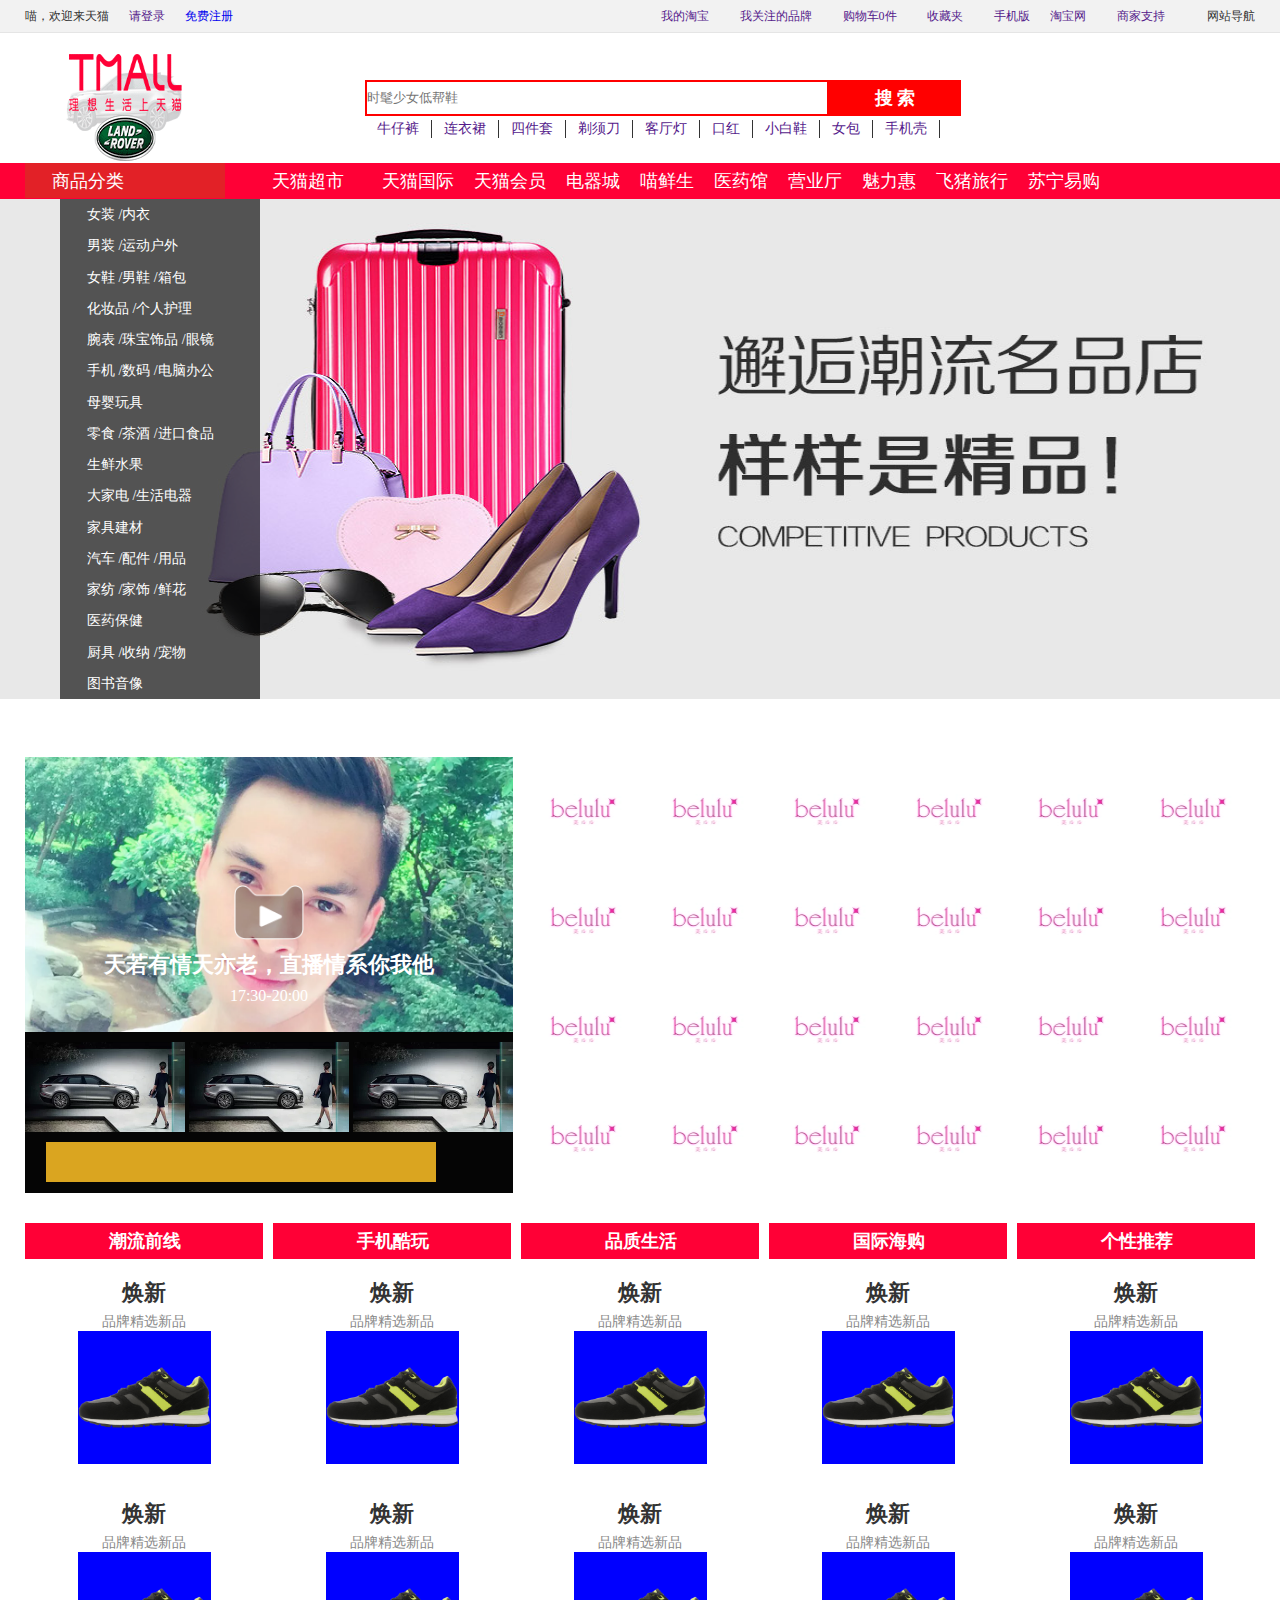
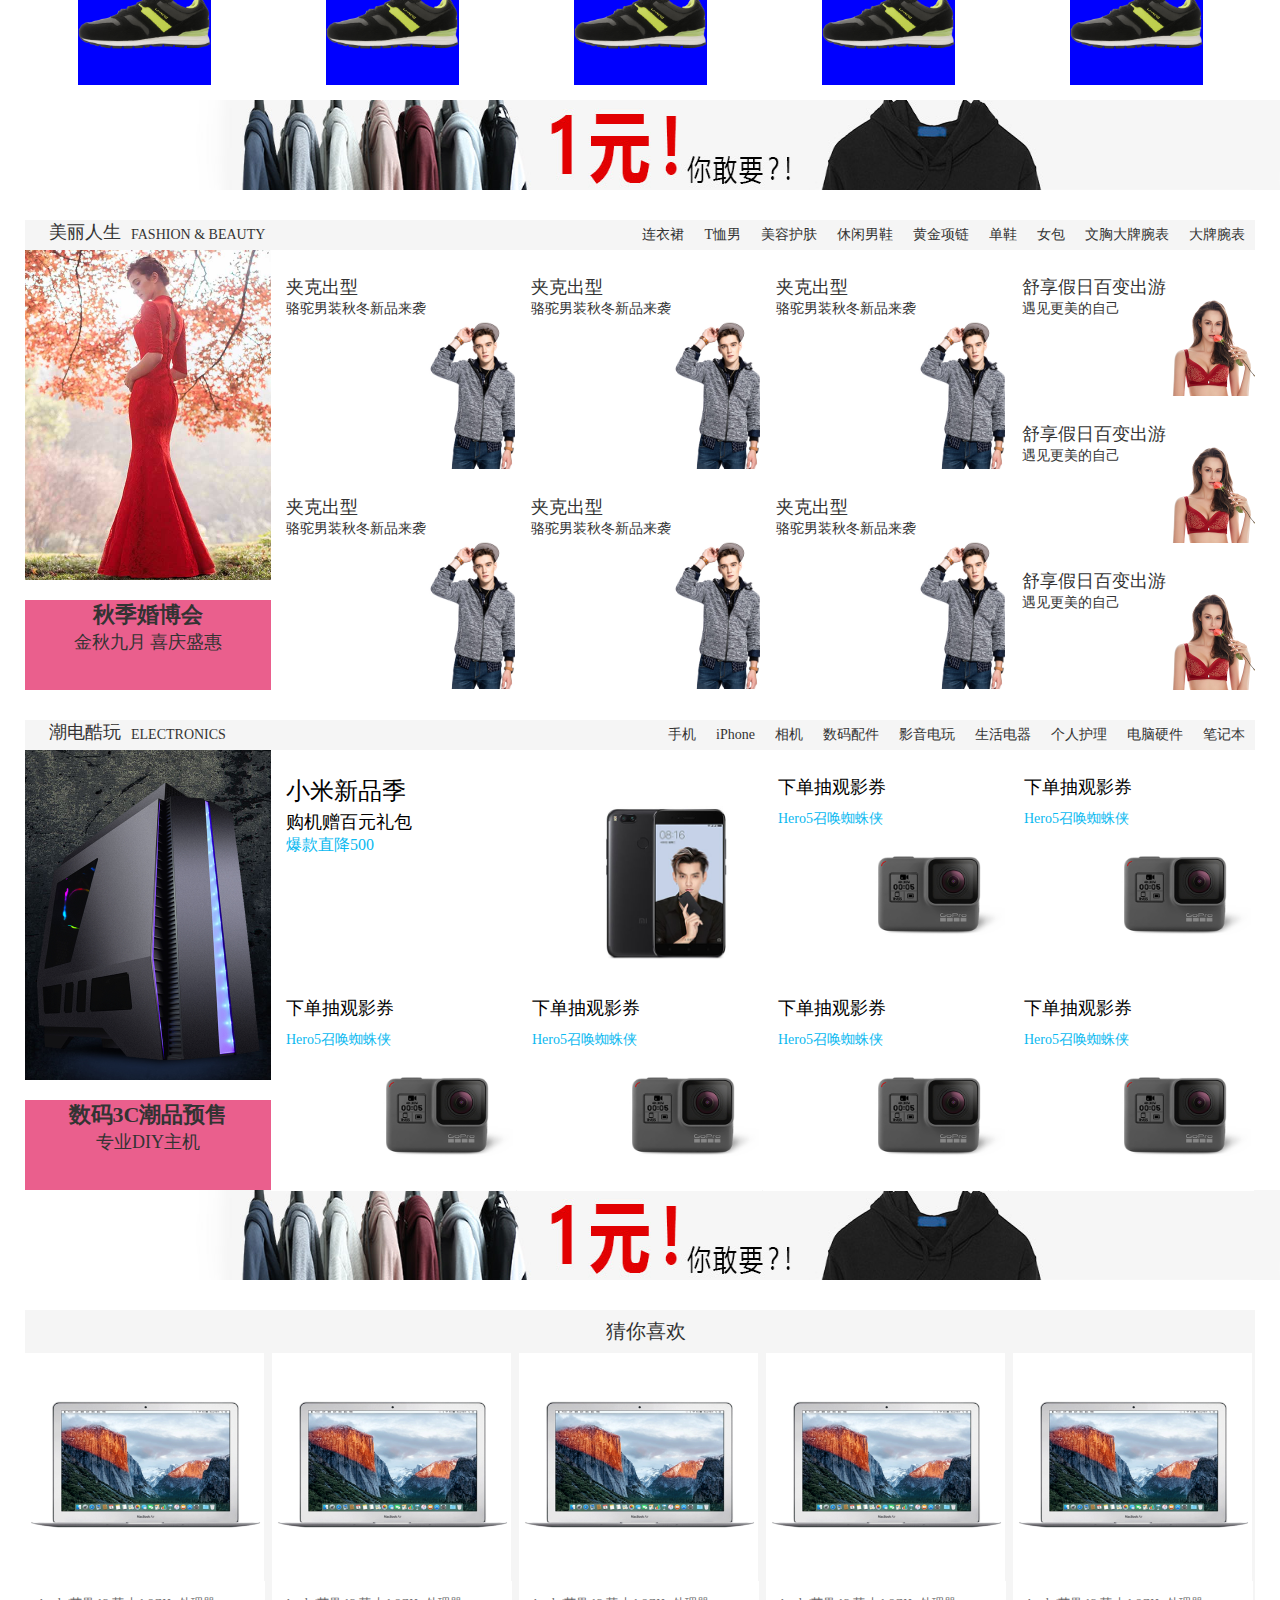
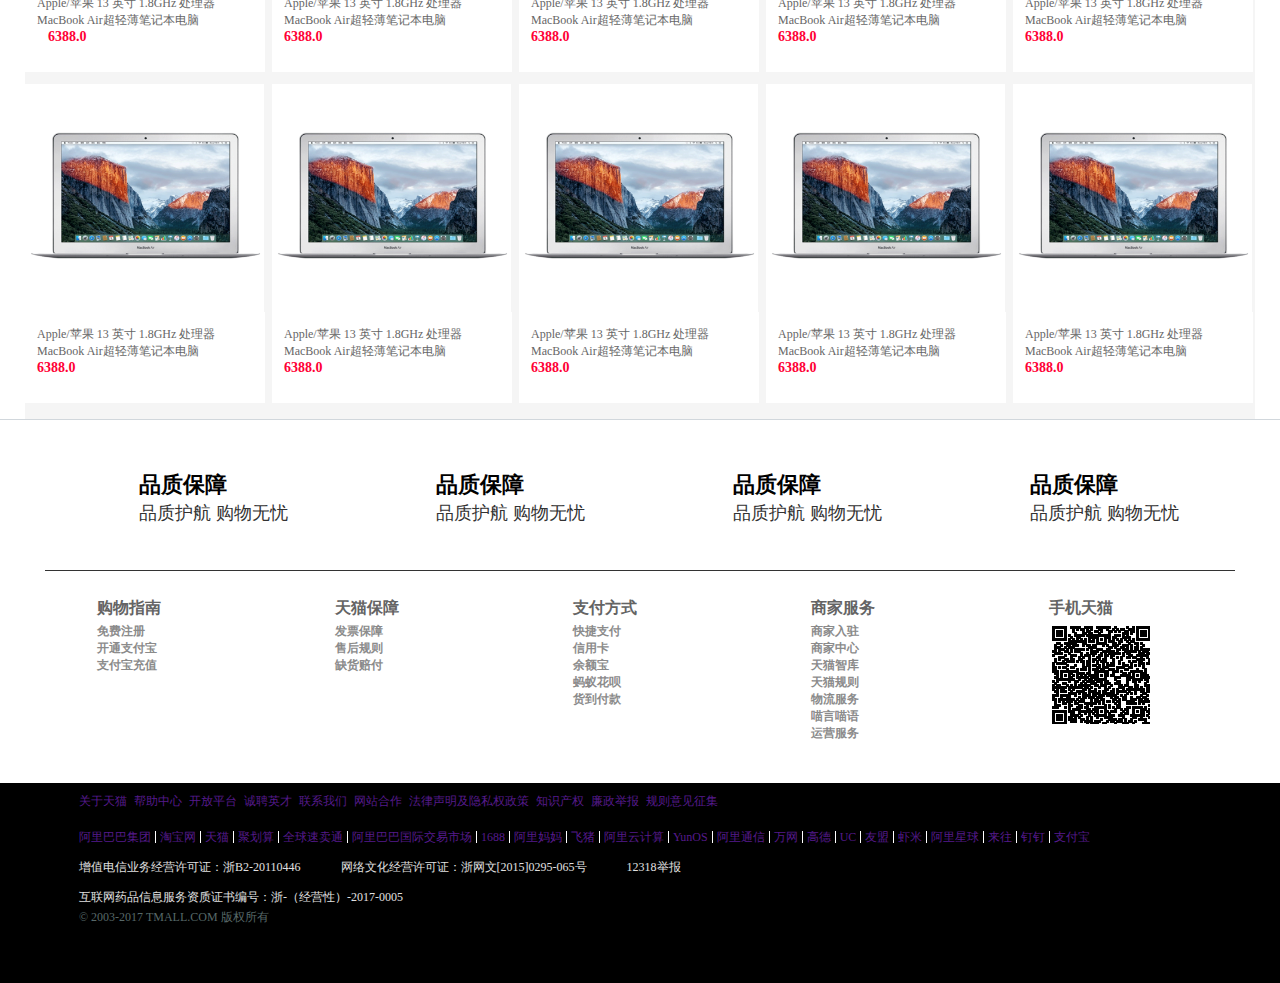
<file: tianmao.html>
<!DOCTYPE html>
<html lang="en">
<head>
	<meta charset="UTF-8">
	<title>天猫页面</title>
	<link rel="stylesheet" href="css/tianmao.css">
	<link rel="stylesheet" href="css/qingchuyangshi.css">
	<link rel="shotcut icon" href="img/logo1.ico">
</head>
<body>
	<!-- 头部开始 -->
	<div id="head">
		<div class="head-nk">
			<div class="head-zuo">
				<div class="head-zuo-wz">喵，欢迎来天猫</div>
				<div class="head-zuo-wz"><a href="" target="_self">请登录</a></div>
				<div class="head-zuo-wz"><a href="http://www.mi.com" target="_self">免费注册</a></div>
			</div>
			<div class="head-you">
				<div class="head-you-wz">
					<a href="" target="_self">我的淘宝</a>
					<i class="iconfont">&#xe613;</i>
				</div>

				<div class="head-you-wz">
					<i class="iconfont icon">&#xe63b;</i>
					<a href="" target="_self">我关注的品牌</a>
				</div>

				<div class="head-you-wz">
					<i class="iconfont">&#xe607;</i>
					<a href="" target="_self">购物车0件</a>
				</div>

				<div class="head-you-wz">
					<a href="" target="_self">收藏夹</a>
					<i class="iconfont">&#xe613;</i>
				</div>

				<div class="head-you-wz">
					<i class="iconfont">&#xe604;</i>
					<a href="" target="_self">手机版</a>
				</div>

				<div class="head-you-wz">
					<a href="" target="_self">淘宝网</a>
				</div>

				<div class="head-you-wz">
					<a href="" target="_self">商家支持</a>
					<i class="iconfont">&#xe613;</i>
				</div>

				<div class="head-you-wz head-you-wz1">
					<i class="iconfont">&#xe603;</i>
					<a>网站导航</a>
					<i class="iconfont">&#xe613;</i>
				</div>
			</div>
		</div>
	</div>
	<!-- 头部结束 -->
	<!-- 搜索开始 -->
	<div id="sousuo">
		<div class="sousuo-img">
			<img src="img/logo2.gif" alt="">
		</div>
		<input type="text" placeholder="时髦少女低帮鞋">
		<div class="sousuo-anniu">搜     索</div>
		<div class="sousuo-ts">
			<div class="sousuo-ts-1"><a href="">牛仔裤</a></div>
			<div class="sousuo-ts-1"><a href="">连衣裙</a></div>
			<div class="sousuo-ts-1"><a href="">四件套</a></div>
			<div class="sousuo-ts-1"><a href="">剃须刀</a></div>
			<div class="sousuo-ts-1"><a href="">客厅灯</a></div>
			<div class="sousuo-ts-1"><a href="">口红</a></div>
			<div class="sousuo-ts-1"><a href="">小白鞋</a></div>
			<div class="sousuo-ts-1"><a href="">女包</a></div>
			<div class="sousuo-ts-1"><a href="">手机壳</a></div>
		</div>	
	</div>
	<!-- 搜索结束 -->
	<!-- 导航开始 -->
	<div id="daohang">
		<div class="daohang-nk">
			<div class="daohang-nk-zuo">
				<i class="iconfont">&#xe603;</i>
				<h1>商品分类</h1>
			</div>
			<div class="daohang-nk-you">
				<div class="daohang-nk-you-bq">
					<i class="iconfont">&#xe60c;</i>
					<h1>天猫超市</h1>
				</div>

				<div class="daohang-nk-you-bq">
					<i class="iconfont">&#xe610;</i>
					<h1>天猫国际</h1>
				</div>

				<div class="daohang-nk-you-bq">
					<h1>天猫会员</h1>
				</div>

				<div class="daohang-nk-you-bq">
					<h1>电器城</h1>
				</div>

				<div class="daohang-nk-you-bq">
					<h1>喵鲜生</h1>
				</div>

				<div class="daohang-nk-you-bq">
					<h1>医药馆</h1>
				</div>

				<div class="daohang-nk-you-bq">
					<h1>营业厅</h1>
				</div>

				<div class="daohang-nk-you-bq">
					<h1>魅力惠</h1>
				</div>

				<div class="daohang-nk-you-bq">
					<h1>飞猪旅行</h1>
				</div>

				<div class="daohang-nk-you-bq">
					<h1>苏宁易购</h1>
				</div>
			</div>
		</div>
	</div>
	<!-- 导航结束 -->
	<!-- banner开始 -->
	<div id="banner">
		<div class="banner-img">
			<img src="img/banner.jpg" alt="">
		</div>
		<div class="banner-nk">
			<div class="banner-list">
				<div class="banner-list-1">
					<i class="iconfont">&#xe64d;</i>
					<h1>女装 /内衣</h1>
				</div>

				<div class="banner-list-1">
					<i class="iconfont">&#xe60b;</i>
					<h1>男装 /运动户外</h1>
				</div>

				<div class="banner-list-1">
					<i class="iconfont">&#xe651;</i>
					<h1>女鞋 /男鞋 /箱包</h1>
				</div>

				<div class="banner-list-1">
					<i class="iconfont">&#xe693;</i>
					<h1>化妆品 /个人护理</h1>
				</div>

				<div class="banner-list-1">
					<i class="iconfont">&#xe674;</i>
					<h1> 腕表 /珠宝饰品 /眼镜</h1>
				</div>

				<div class="banner-list-1">
					<i class="iconfont">&#xe626;</i>
					<h1>手机 /数码 /电脑办公</h1>
				</div>

				<div class="banner-list-1">
					<i class="iconfont">&#xe625;</i>
					<h1>母婴玩具</h1>
				</div>

				<div class="banner-list-1">
					<i class="iconfont">&#xe64d;</i>
					<h1>零食 /茶酒 /进口食品</h1>
				</div>

				<div class="banner-list-1">
					<i class="iconfont">&#xe61e;</i>
					<h1>生鲜水果</h1>
				</div>

				<div class="banner-list-1">
					<i class="iconfont">&#xe673;</i>
					<h1>大家电 /生活电器</h1>
				</div>

				<div class="banner-list-1">
					<i class="iconfont">&#xe62c;</i>
					<h1>家具建材</h1>
				</div>

				<div class="banner-list-1">
					<i class="iconfont">&#xe648;</i>
					<h1> 汽车 /配件 /用品</h1>
				</div>

				<div class="banner-list-1">
					<i class="iconfont">&#xe632;</i>
					<h1>家纺 /家饰 /鲜花</h1>
				</div>

				<div class="banner-list-1">
					<i class="iconfont">&#xe62f;</i>
					<h1>医药保健</h1>
				</div>

				<div class="banner-list-1">
					<i class="iconfont">&#xe64e;</i>
					<h1>厨具 /收纳 /宠物</h1>
				</div>

				<div class="banner-list-1">
					<i class="iconfont">&#xe80b;</i>
					<h1>图书音像</h1>
				</div>
			</div>
		</div>	
	</div>
	<!-- banner结束 -->
	<!-- 直播开始 -->
	<div id="zhibo">
		<div class="zhibo-zuo">
			<div class="zhibo-zuo-s">
				<div class="zhibo-zuo-s-img">
					<img src="img/zhibo.jpg" alt="">
					<div class="zhibo-zuo-s-img-2">
						<img src="img/bofang.png" alt="">
					</div>
					<div class="zuo-s-wz-1">天若有情天亦老，直播情系你我他</div>
					<div class="zuo-s-wz-2">
						<i class="iconfont">&#xe665;</i>
						<h1>17:30-20:00</h1>
					</div>
				</div>
			</div>
			<div class="zhibo-zuo-z">
				<div class="zhibo-zuo-z-1">
					<img src="img/zhibo1.jpg" alt="">
				</div>

				<div class="zhibo-zuo-z-1">
					<img src="img/zhibo1.jpg" alt="">
				</div>

				<div class="zhibo-zuo-z-1 zb-zuo-1">
					<img src="img/zhibo1.jpg" alt="">
				</div>
			</div>
			<div class="zhibo-zuo-x">
				
			</div>
			
		</div>
		<div class="zhibo-you">
			<div class="zhibo-you-1">
				<div class="zhibo-you-1-img">
					<img src="img/zhibo3.jpg" alt="">
				</div>
			</div>

			<div class="zhibo-you-1">
				<div class="zhibo-you-1-img">
					<img src="img/zhibo3.jpg" alt="">
				</div>
			</div>

			<div class="zhibo-you-1">
				<div class="zhibo-you-1-img">
					<img src="img/zhibo3.jpg" alt="">
				</div>
			</div>

			<div class="zhibo-you-1">
				<div class="zhibo-you-1-img">
					<img src="img/zhibo3.jpg" alt="">
				</div>
			</div>


			<div class="zhibo-you-1">
				<div class="zhibo-you-1-img">
					<img src="img/zhibo3.jpg" alt="">
				</div>
			</div>

			<div class="zhibo-you-1">
				<div class="zhibo-you-1-img">
					<img src="img/zhibo3.jpg" alt="">
				</div>
			</div>

			<div class="zhibo-you-1">
				<div class="zhibo-you-1-img">
					<img src="img/zhibo3.jpg" alt="">
				</div>
			</div>

			<div class="zhibo-you-1">
				<div class="zhibo-you-1-img">
					<img src="img/zhibo3.jpg" alt="">
				</div>
			</div>

			<div class="zhibo-you-1">
				<div class="zhibo-you-1-img">
					<img src="img/zhibo3.jpg" alt="">
				</div>
			</div>

			<div class="zhibo-you-1">
				<div class="zhibo-you-1-img">
					<img src="img/zhibo3.jpg" alt="">
				</div>
			</div>

			<div class="zhibo-you-1">
				<div class="zhibo-you-1-img">
					<img src="img/zhibo3.jpg" alt="">
				</div>
			</div>

			<div class="zhibo-you-1">
				<div class="zhibo-you-1-img">
					<img src="img/zhibo3.jpg" alt="">
				</div>
			</div>

			<div class="zhibo-you-1">
				<div class="zhibo-you-1-img">
					<img src="img/zhibo3.jpg" alt="">
				</div>
			</div>


			<div class="zhibo-you-1">
				<div class="zhibo-you-1-img">
					<img src="img/zhibo3.jpg" alt="">
				</div>
			</div>

			<div class="zhibo-you-1">
				<div class="zhibo-you-1-img">
					<img src="img/zhibo3.jpg" alt="">
				</div>
			</div>


			<div class="zhibo-you-1">
				<div class="zhibo-you-1-img">
					<img src="img/zhibo3.jpg" alt="">
				</div>
			</div>

			<div class="zhibo-you-1">
				<div class="zhibo-you-1-img">
					<img src="img/zhibo3.jpg" alt="">
				</div>
			</div>

			<div class="zhibo-you-1">
				<div class="zhibo-you-1-img">
					<img src="img/zhibo3.jpg" alt="">
				</div>
			</div>

			<div class="zhibo-you-1">
				<div class="zhibo-you-1-img">
					<img src="img/zhibo3.jpg" alt="">
				</div>
			</div>

			<div class="zhibo-you-1">
				<div class="zhibo-you-1-img">
					<img src="img/zhibo3.jpg" alt="">
				</div>
			</div>

			<div class="zhibo-you-1">
				<div class="zhibo-you-1-img">
					<img src="img/zhibo3.jpg" alt="">
				</div>
			</div>

			<div class="zhibo-you-1">
				<div class="zhibo-you-1-img">
					<img src="img/zhibo3.jpg" alt="">
				</div>
			</div>

			<div class="zhibo-you-1">
				<div class="zhibo-you-1-img">
					<img src="img/zhibo3.jpg" alt="">
				</div>
			</div>

			<div class="zhibo-you-1">
				<div class="zhibo-you-1-img">
					<img src="img/zhibo3.jpg" alt="">
				</div>
			</div>
		</div>
	</div>
	<!-- 直播结束 -->
	<!-- 列表开始 -->
	<div id="list">
		<div class="list-1">
			<div class="list-1-s">
				<i class="iconfont">&#xe61d;</i>
				<h1>潮流前线</h1>
			</div>
			<div class="list-1-z">
				<div class="list-1-z-wz-1">焕新</div>
				<div class="list-1-z-wz-2">品牌精选新品</div>
				<div class="list-1-z-img">
					<img src="img/liebiao1.png" alt="">
				</div>
			</div>

			<div class="list-1-z list-1-x">
				<div class="list-1-z-wz-1">焕新</div>
				<div class="list-1-z-wz-2">品牌精选新品</div>
				<div class="list-1-z-img">
					<img src="img/liebiao1.png" alt="">
				</div>
			</div>
		</div>

		<div class="list-1">
			<div class="list-1-s">
				<i class="iconfont">&#xe65a;</i>
				<h1>手机酷玩</h1>
			</div>
			<div class="list-1-z">
				<div class="list-1-z-wz-1">焕新</div>
				<div class="list-1-z-wz-2">品牌精选新品</div>
				<div class="list-1-z-img">
					<img src="img/liebiao1.png" alt="">
				</div>
			</div>

			<div class="list-1-z list-1-x">
				<div class="list-1-z-wz-1">焕新</div>
				<div class="list-1-z-wz-2">品牌精选新品</div>
				<div class="list-1-z-img">
					<img src="img/liebiao1.png" alt="">
				</div>
			</div>
		</div>

		<div class="list-1">
			<div class="list-1-s">
				<i class="iconfont">&#xe91e;</i>
				<h1>品质生活</h1>
			</div>
			<div class="list-1-z">
				<div class="list-1-z-wz-1">焕新</div>
				<div class="list-1-z-wz-2">品牌精选新品</div>
				<div class="list-1-z-img">
					<img src="img/liebiao1.png" alt="">
				</div>
			</div>

			<div class="list-1-z list-1-x">
				<div class="list-1-z-wz-1">焕新</div>
				<div class="list-1-z-wz-2">品牌精选新品</div>
				<div class="list-1-z-img">
					<img src="img/liebiao1.png" alt="">
				</div>
			</div>
		</div>

		<div class="list-1">
			<div class="list-1-s">
				<i class="iconfont">&#xe65d;</i>
				<h1>国际海购</h1>
			</div>
			<div class="list-1-z">
				<div class="list-1-z-wz-1">焕新</div>
				<div class="list-1-z-wz-2">品牌精选新品</div>
				<div class="list-1-z-img">
					<img src="img/liebiao1.png" alt="">
				</div>
			</div>

			<div class="list-1-z list-1-x">
				<div class="list-1-z-wz-1">焕新</div>
				<div class="list-1-z-wz-2">品牌精选新品</div>
				<div class="list-1-z-img">
					<img src="img/liebiao1.png" alt="">
				</div>
			</div>
		</div>

		<div class="list-1 list-2">
			<div class="list-1-s">
				<i class="iconfont">&#xe65c;</i>
				<h1>个性推荐</h1>
			</div>
			<div class="list-1-z">
				<div class="list-1-z-wz-1">焕新</div>
				<div class="list-1-z-wz-2">品牌精选新品</div>
				<div class="list-1-z-img">
					<img src="img/liebiao1.png" alt="">
				</div>
			</div>

			<div class="list-1-z list-1-x">
				<div class="list-1-z-wz-1">焕新</div>
				<div class="list-1-z-wz-2">品牌精选新品</div>
				<div class="list-1-z-img">
					<img src="img/liebiao1.png" alt="">
				</div>
			</div>
		</div>
	</div>
	<!-- 列表结束 -->
	<div class="img-zj">
		<img src="img/zhongjian.jpg" alt="">
	</div>
	<!-- 美丽人生开始 -->
	<div id="rs">
		<div class="rs-top">
			<div class="rs-top-zuo">
				<i class="iconfont">&#xe653;</i>
				<h1>美丽人生</h1>
				<h2>FASHION & BEAUTY</h2>
			</div>
			<div class="rs-top-you">
				<div class="rs-top-you-wz">连衣裙</div>
				<div class="rs-top-you-wz">T恤男</div>
				<div class="rs-top-you-wz">美容护肤</div>
				<div class="rs-top-you-wz">休闲男鞋</div>
				<div class="rs-top-you-wz">黄金项链</div>
				<div class="rs-top-you-wz">单鞋</div>
				<div class="rs-top-you-wz">女包</div>
				<div class="rs-top-you-wz">文胸大牌腕表</div>
				<div class="rs-top-you-wz">大牌腕表</div>
			</div>
		</div>
		<div class="rs-un">
			<div class="rs-un-zuo">
				<div class="rs-un-zuo-img">
					<img src="img/rensheng1.jpg" alt="">
				</div>
				<div class="rs-un-zuo-x">
					<h1>秋季婚博会</h1>
					<h2>金秋九月 喜庆盛惠</h2>
				</div>
			</div>
			<div class="rs-un-zj">
				<div class="rs-un-zj-1">
					<h1>夹克出型</h1>
					<h2>骆驼男装秋冬新品来袭</h2>
					<div class="rs-un-zj-1-img">
						<img src="img/rensheng2.jpg" alt="">
					</div>
				</div>

				<div class="rs-un-zj-1">
					<h1>夹克出型</h1>
					<h2>骆驼男装秋冬新品来袭</h2>
					<div class="rs-un-zj-1-img">
						<img src="img/rensheng2.jpg" alt="">
					</div>
				</div>

				<div class="rs-un-zj-1">
					<h1>夹克出型</h1>
					<h2>骆驼男装秋冬新品来袭</h2>
					<div class="rs-un-zj-1-img">
						<img src="img/rensheng2.jpg" alt="">
					</div>
				</div>

				<div class="rs-un-zj-1">
					<h1>夹克出型</h1>
					<h2>骆驼男装秋冬新品来袭</h2>
					<div class="rs-un-zj-1-img">
						<img src="img/rensheng2.jpg" alt="">
					</div>
				</div>

				<div class="rs-un-zj-1">
					<h1>夹克出型</h1>
					<h2>骆驼男装秋冬新品来袭</h2>
					<div class="rs-un-zj-1-img">
						<img src="img/rensheng2.jpg" alt="">
					</div>
				</div>

				<div class="rs-un-zj-1">
					<h1>夹克出型</h1>
					<h2>骆驼男装秋冬新品来袭</h2>
					<div class="rs-un-zj-1-img">
						<img src="img/rensheng2.jpg" alt="">
					</div>
				</div>	
			</div>

			<div class="rs-un-you">
				<div class="rs-un-you-1">
					<h1>舒享假日百变出游</h1>
					<h2>遇见更美的自己</h2>
					<div class="rs-un-you-1-img">
						<img src="img/rensheng3.jpg" alt="">
					</div>
				</div>

				<div class="rs-un-you-1">
					<h1>舒享假日百变出游</h1>
					<h2>遇见更美的自己</h2>
					<div class="rs-un-you-1-img">
						<img src="img/rensheng3.jpg" alt="">
					</div>
				</div>
				<div class="rs-un-you-1 rs-un-you-12">
					<h1>舒享假日百变出游</h1>
					<h2>遇见更美的自己</h2>
					<div class="rs-un-you-1-img">
						<img src="img/rensheng3.jpg" alt="">
					</div>
				</div>
			</div>
		</div>
	</div>
	<!-- 美丽人生结束 -->

	<!-- 潮电酷玩开始 -->
	<div id="rs">
		<div class="rs-top">
			<div class="rs-top-zuo">
				<i class="iconfont">&#xe653;</i>
				<h1>潮电酷玩</h1>
				<h2>ELECTRONICS</h2>
			</div>
			<div class="rs-top-you">
				<div class="rs-top-you-wz">手机</div>
				<div class="rs-top-you-wz">iPhone</div>
				<div class="rs-top-you-wz">相机</div>
				<div class="rs-top-you-wz">数码配件</div>
				<div class="rs-top-you-wz">影音电玩</div>
				<div class="rs-top-you-wz">生活电器</div>
				<div class="rs-top-you-wz">个人护理</div>
				<div class="rs-top-you-wz">电脑硬件</div>
				<div class="rs-top-you-wz">笔记本</div>
			</div>
		</div>
		<div class="rs-un">
			<div class="rs-un-zuo">
				<div class="rs-un-zuo-img">
					<img src="img/kuwan1.jpg" alt="">
				</div>
				<div class="rs-un-zuo-x">
					<h1>数码3C潮品预售</h1>
					<h2>专业DIY主机</h2>
				</div>
			</div>
			<div class="kw-un-you">
				<div class="kw-un-you-1">
					<h1>小米新品季</h1>
					<h2>购机赠百元礼包</h2>
					<h3>爆款直降500</h3>
					<div class="kw-un-you-1-img">
						<img src="img/kuwan2.jpg" alt="">
					</div>
				</div>
				<div class="kw-un-you-2">
					<h1>下单抽观影券</h1>
					<h2>Hero5召唤蜘蛛侠</h2>
					<div class="kw-un-you-2-img">
						<img src="img/kuwan3.jpg" alt="">
					</div>
				</div>

				<div class="kw-un-you-2">
					<h1>下单抽观影券</h1>
					<h2>Hero5召唤蜘蛛侠</h2>
					<div class="kw-un-you-2-img">
						<img src="img/kuwan3.jpg" alt="">
					</div>
				</div>

				<div class="kw-un-you-2">
					<h1>下单抽观影券</h1>
					<h2>Hero5召唤蜘蛛侠</h2>
					<div class="kw-un-you-2-img">
						<img src="img/kuwan3.jpg" alt="">
					</div>
				</div>
				<div class="kw-un-you-2">
					<h1>下单抽观影券</h1>
					<h2>Hero5召唤蜘蛛侠</h2>
					<div class="kw-un-you-2-img">
						<img src="img/kuwan3.jpg" alt="">
					</div>
				</div>

				<div class="kw-un-you-2">
					<h1>下单抽观影券</h1>
					<h2>Hero5召唤蜘蛛侠</h2>
					<div class="kw-un-you-2-img">
						<img src="img/kuwan3.jpg" alt="">
					</div>
				</div>

				<div class="kw-un-you-2">
					<h1>下单抽观影券</h1>
					<h2>Hero5召唤蜘蛛侠</h2>
					<div class="kw-un-you-2-img">
						<img src="img/kuwan3.jpg" alt="">
					</div>
				</div>
			</div>
		</div>
	</div>
	<!-- 潮电酷玩结束 -->
	<div class="img-zj">
		<img src="img/zhongjian.jpg" alt="">
	</div>
	<!-- 猜你喜欢开始 -->
	<div id="xh">
		<div class="xh-top">
			
			<div class="xh-top-2">
				<i class="iconfont">&#xe6e0;</i>
				<i class="iconfont">&#xe65b;</i>
				<h1>猜你喜欢</h1>
				<i class="iconfont">&#xe6e0;</i>
			</div>
			
		</div>
		<div class="xh-un">
			<div class="xh-1">
				<div class="xh-1-img">
					<img src="img/xihuan1.png" alt="">
				</div>
				<div class="xh-1-un">
					<h1>Apple/苹果 13 英寸 1.8GHz 处理器 MacBook Air超轻薄笔记本电脑</h1>
					<i class="iconfont">&#xe672;</i>
					<h2>6388</h2>
					<h2>.0</h2>
				</div>
			</div>

			<div class="xh-1">
				<div class="xh-1-img">
					<img src="img/xihuan1.png" alt="">
				</div>
				<div class="xh-1-un">
					<h1>Apple/苹果 13 英寸 1.8GHz 处理器 MacBook Air超轻薄笔记本电脑</h1>
					<i class="iconfont"></i>
					<h2>6388</h2>
					<h2>.0</h2>
				</div>
			</div>

			<div class="xh-1">
				<div class="xh-1-img">
					<img src="img/xihuan1.png" alt="">
				</div>
				<div class="xh-1-un">
					<h1>Apple/苹果 13 英寸 1.8GHz 处理器 MacBook Air超轻薄笔记本电脑</h1>
					<i class="iconfont"></i>
					<h2>6388</h2>
					<h2>.0</h2>
				</div>
			</div>

			<div class="xh-1">
				<div class="xh-1-img">
					<img src="img/xihuan1.png" alt="">
				</div>
				<div class="xh-1-un">
					<h1>Apple/苹果 13 英寸 1.8GHz 处理器 MacBook Air超轻薄笔记本电脑</h1>
					<i class="iconfont"></i>
					<h2>6388</h2>
					<h2>.0</h2>
				</div>
			</div>

			<div class="xh-1 xh-12">
				<div class="xh-1-img">
					<img src="img/xihuan1.png" alt="">
				</div>
				<div class="xh-1-un">
					<h1>Apple/苹果 13 英寸 1.8GHz 处理器 MacBook Air超轻薄笔记本电脑</h1>
					<i class="iconfont"></i>
					<h2>6388</h2>
					<h2>.0</h2>
				</div>
			</div>

				<div class="xh-1">
				<div class="xh-1-img">
					<img src="img/xihuan1.png" alt="">
				</div>
				<div class="xh-1-un">
					<h1>Apple/苹果 13 英寸 1.8GHz 处理器 MacBook Air超轻薄笔记本电脑</h1>
					<i class="iconfont"></i>
					<h2>6388</h2>
					<h2>.0</h2>
				</div>
			</div>

			<div class="xh-1">
				<div class="xh-1-img">
					<img src="img/xihuan1.png" alt="">
				</div>
				<div class="xh-1-un">
					<h1>Apple/苹果 13 英寸 1.8GHz 处理器 MacBook Air超轻薄笔记本电脑</h1>
					<i class="iconfont"></i>
					<h2>6388</h2>
					<h2>.0</h2>
				</div>
			</div>

			<div class="xh-1">
				<div class="xh-1-img">
					<img src="img/xihuan1.png" alt="">
				</div>
				<div class="xh-1-un">
					<h1>Apple/苹果 13 英寸 1.8GHz 处理器 MacBook Air超轻薄笔记本电脑</h1>
					<i class="iconfont"></i>
					<h2>6388</h2>
					<h2>.0</h2>
				</div>
			</div>

			<div class="xh-1">
				<div class="xh-1-img">
					<img src="img/xihuan1.png" alt="">
				</div>
				<div class="xh-1-un">
					<h1>Apple/苹果 13 英寸 1.8GHz 处理器 MacBook Air超轻薄笔记本电脑</h1>
					<i class="iconfont"></i>
					<h2>6388</h2>
					<h2>.0</h2>
				</div>
			</div>

			<div class="xh-1 xh-12">
				<div class="xh-1-img">
					<img src="img/xihuan1.png" alt="">
				</div>
				<div class="xh-1-un">
					<h1>Apple/苹果 13 英寸 1.8GHz 处理器 MacBook Air超轻薄笔记本电脑</h1>
					<i class="iconfont"></i>
					<h2>6388</h2>
					<h2>.0</h2>
				</div>
			</div>
		</div>
	</div>
	<!-- 猜你喜欢结束 -->
	<!-- 结尾开始 -->
	<div id="jieshu">
		<div class="js-nk">
			<div class="js-nk-s">
				<div class="js-nk-s-1">
					<i class="iconfont">&#xe649;</i>
					<h1>品质保障</h1>
					<h2>品质护航 购物无忧</h2>
				</div>

				<div class="js-nk-s-1">
					<i class="iconfont">&#xe649;</i>
					<h1>品质保障</h1>
					<h2>品质护航 购物无忧</h2>
				</div>

				<div class="js-nk-s-1">
					<i class="iconfont">&#xe649;</i>
					<h1>品质保障</h1>
					<h2>品质护航 购物无忧</h2>
				</div>

				<div class="js-nk-s-1">
					<i class="iconfont">&#xe649;</i>
					<h1>品质保障</h1>
					<h2>品质护航 购物无忧</h2>
				</div>
			</div>

			<div class="js-nk-zj">
				<div class="js-nk-zj-1">
					<h1>购物指南</h1>
					<h2>免费注册</h2>
					<h2>开通支付宝</h2>
					<h2>支付宝充值</h2>
				</div>

				<div class="js-nk-zj-1">
					<h1>天猫保障</h1>
					<h2>发票保障</h2>
					<h2>售后规则</h2>
					<h2>缺货赔付</h2>
				</div>

				<div class="js-nk-zj-1">
					<h1>支付方式</h1>
					<h2>快捷支付</h2>
					<h2>信用卡</h2>
					<h2>余额宝</h2>
					<h2>蚂蚁花呗</h2>
					<h2>货到付款</h2>
				</div>

				<div class="js-nk-zj-1">
					<h1>商家服务</h1>
					<h2>商家入驻</h2>
					<h2>商家中心</h2>
					<h2>天猫智库</h2>
					<h2>天猫规则</h2>
					<h2>物流服务</h2>
					<h2>喵言喵语</h2>
					<h2>运营服务</h2>
				</div>

				<div class="js-nk-zj-1">
					<h1>手机天猫</h1>
					<div class="erweima-img">
						<img src="img/erweima.png" alt="">
					</div>
				</div>
			</div>
		</div>
			<div class="weibu-box">
	<div class="wb-zi">
		<div class="wb-zi1 zi2">
			<a href="">关于天猫</a>
		</div>
		<div class="wb-zi1">
			<a href="">帮助中心</a>
		</div>
		<div class="wb-zi1">
			<a href="">开放平台</a>
		</div>
		<div class="wb-zi1">
			<a href="">诚聘英才</a>
		</div>
		<div class="wb-zi1">
			<a href="">联系我们</a>
		</div>
		<div class="wb-zi1">
			<a href="">网站合作</a>
		</div>
		<div class="wb-zi1">
			<a href="">法律声明及隐私权政策</a>
		</div>
		<div class="wb-zi1">
			<a href="">知识产权</a>
		</div>
		<div class="wb-zi1">
			<a href="">廉政举报</a>
		</div>
		<div class="wb-zi1">
			<a href="">规则意见征集</a>
		</div>
	</div>
	<div class="wb-zi2">
		<div class="wb-zi1-1 zi4"><a href="">阿里巴巴集团</a></div>
		<div class="wb-zi1-1"><a href="">淘宝网</a></div>
		<div class="wb-zi1-1"><a href="">天猫<a href=""></a></a></div>
		<div class="wb-zi1-1"><a href="">聚划算</a></div>
		<div class="wb-zi1-1"><a href="">全球速卖通</a></div>
		<div class="wb-zi1-1"><a href="">阿里巴巴国际交易市场</a></div>
		<div class="wb-zi1-1"><a href="">1688</a></div>
		<div class="wb-zi1-1"><a href="">阿里妈妈</a></div>
		<div class="wb-zi1-1"><a href="">飞猪</a></div>
		<div class="wb-zi1-1"><a href="">阿里云计算</a></div>
		<div class="wb-zi1-1"><a href="">YunOS</a></div>
		<div class="wb-zi1-1"><a href="">阿里通信</a></div>
		<div class="wb-zi1-1"><a href="">万网</a></div>
		<div class="wb-zi1-1"><a href="">高德</a></div>
		<div class="wb-zi1-1"><a href="">UC</a></div>
		<div class="wb-zi1-1"><a href="">友盟</a></div>
		<div class="wb-zi1-1"><a href="">虾米</a></div>
		<div class="wb-zi1-1"><a href="">阿里星球</a></div>
		<div class="wb-zi1-1"><a href="">来往</a></div>
		<div class="wb-zi1-1"><a href="">钉钉</a></div>
		<div class="wb-zi1-1 zi5"><a href="">支付宝</a></div>
	</div>
	<div class="wb-zi3">
		<div class="wb-zi3-1 zi1">增值电信业务经营许可证：浙B2-20110446
		</div>
		<div class="wb-zi3-1">
	    网络文化经营许可证：浙网文[2015]0295-065号</div>
		<div class="wb-zi3-1">12318举报</div>
		<div class="wb-zi3-1 zi1">
			互联网药品信息服务资质证书编号：浙-（经营性）-2017-0005
		</div>
	</div>
	<div class="wb-zi4">
		© 2003-2017 TMALL.COM 版权所有
	</div>
	
	
</div>
		
	</div>
	<!-- 结尾结束 -->

</body>
</html>
</file>
<file: css/xiaomi.css>
/*
* @Author: lenovo
* @Date:   2017-08-29 17:50:01
* @Last Modified by:   lenovo
* @Last Modified time: 2017-09-05 00:27:15
*/
@font-face {
  font-family: 'iconfont';  /* project id 401139 */
  src: url('http://at.alicdn.com/t/font_401139_t38vve67az7low29.eot');
  src: url('http://at.alicdn.com/t/font_401139_t38vve67az7low29.eot?#iefix') format('embedded-opentype'),
  url('http://at.alicdn.com/t/font_401139_t38vve67az7low29.woff') format('woff'),
  url('http://at.alicdn.com/t/font_401139_t38vve67az7low29.ttf') format('truetype'),
  url('http://at.alicdn.com/t/font_401139_t38vve67az7low29.svg#iconfont') format('svg');
}
.iconfont {
    font-family:"iconfont" !important;
    font-size:16px;
    font-style:normal;
    -webkit-font-smoothing: antialiased;
    -webkit-text-stroke-width: 0.2px;
    -moz-osx-font-smoothing: grayscale;
}
.gouwuche i{
	line-height: 40px;
}
#head{
	width: 100%;
	height: 40px;
	background-color: #333333;
}
.head-neikuan{
	width: 1226px;
	height: 40px;
	background-color: #333333;
	margin: 0 auto;/* 元素居中 */

}
.head-zuo{
	height: 40px;
	background-color: #333333;
	float: left;

}
.head-wenzi{
	float: left;
	line-height: 40px;
	font-size: 12px;
	color: #b0b0b0;
	margin-right: 7px;
}
.head-wenzi1{
	margin-right: 0px;
}
.head-you{
	height: 40px;
	background-color: #333333;
	float: right;

}
.head-wenzi2{
	margin-right: 14px;
}
.gouwuche{
	width: 103px;
	height: 40px;
	background-color: skyblue;
	float: left;
	margin-left: 10px;
	padding-left: 17px;
	font-size: 12px;
	color: #b0b0b0;
	line-height: 40px;
}
/* .gouwuche-wenzi{
	float: left;
	line-height: 40px;
} */
#daohang{
	width: 1226px;
	height: 100px;
	background-color: #ffffff;
	margin: 0 auto;
	overflow: hidden;
}
.daohang-logo{
	width: 55px;
	height: 55px;
	background-image: url('../img/logo_03.png');
	background-color: blue;
	
	margin-top: 22.5px;
	float: left;

}
.daohang-neikuan{
	height: 100px;
	background-color: #ffffff;
	margin-left: 100px;
	float: left;
}
.daohang-wenzi{
	float: left;
	line-height: 100px;
	font-size: 18px;
	color: #333333;
	margin-right: 23px;
}
.daohang-wenzi1{
	margin-right: 0px;
}
.daohang-you{
	width: 294px;
	height: 48px;
	background-color: #ffffff;
	float: right;
	margin-top: 25px;
	border: 1px #e0e0e0 solid;
}
/* .input{
	width: 294px;
	height: 48px;
}
.text1-webkit-input-placeholder{
	font-size: 12px;
	color: #757575;
	margin-left: 88px;
	line-height: 50px;
	float: left;
} */
.daohang-you h1{
	font-size: 12px;
	color: #757575;
	margin-left: 88px;
	line-height: 50px;
	float: left;
}
.daohang-you h2{
	font-size: 12px;
	color: #757575;
	margin-left: 15px;
	line-height: 50px;
	float: left;
}
.daohang-you-tb{
	width: 50px;
	height: 48px;
	background-color: #ffffff;
	float: right;
	line-height: 50px;
	border-left: 1px #e0e0e0 solid;
	text-align: center;
}
.daohang-you-tb i{
	font-size: 30px;
	color: #616161;
	line-height: 48px;
	text-align: center;
}
#banner{
	width: 1226px;
	height: 460px;
	background-color: skyblue;
	margin: 0 auto;
	position: relative;/* 相对定位 */
}
.banner-img{
	width: 100%;
	height: 100%;
	background-color: pink;
	position: absolute;

}
.banner-list{
	width: 234px;
	height: 420px;
	background-color: rgba(0, 0, 0, 0.4);
	position: absolute;
	padding: 20px 0;
	float: left;
}
.banner-list-1{
	width: 204px;
	height: 42px;
	background-color: rgba(0, 0, 0, 0.4);
	padding-left: 30px;
}
.banner-list-1 h1{
	font-size: 14px;
	color: #fff;
	font-weight: bolder;
	line-height: 42px;
	float: left;
}
.banner-list-1 i{
	font-size: 14px;
	color: #333;
	font-weight: bolder;
	line-height: 42px;
	margin-right: 15px;
	float: right;
}
.point{
	/* width: 130px; */
	height: 18px;
	/* background-color: green; */
	margin: 422px 30px 20px 916px;
	position: absolute;

}
.point-1{
	width: 10px;
	height: 10px;
	background-color: #666;
	float: left;
	margin-top: 4px;
	border-radius: 50%;
	margin-right: 10px;
	border: 2px rgba(0, 0, 0, 0.4) solid;
}
.point-2{
	background-color: #fff;
	margin-bottom: 2px;
}
#sipai{
	width: 1226px;
	height: 170px;
	background-color: #ffffff;
	margin: 0 auto;
	padding-top: 14px;
}
.sipai-box{
	float: left;
	width: 230px;
	height: 170px;
	background-color: pink;
	margin-right: 16px;
}
.box2{
	float: left;
	width: 316px;
}
.box3{
	float: left;
	margin-right: 0px;
}
.head-wenzi a{
	color: #b0b0b0;
	cursor: auto;
	/* 鼠标属性，自定义图片 */
}
#danpin{
	width: 1226px;
	height: 438px;
	background-color: #ffffff;
	margin: 0 auto;
	margin-top: 26px;
}
.danpin-top{
	width: 1226px;
	height: 58px;
	background-color: #ffffff;
}
.danpin-top h1{
	font-size: 22px;
	color: #333333;
	line-height: 58px;
	float: left;
	font-weight: lighter;
}
.danpin-anniu{
	width: 70px;
	height: 25px;
	background-color: #ffffff;
	float: right;
	margin-top: 23px;
}
.danpin-anniuzuo{
	width: 33px;
	height: 23px;
	background-color: #ffffff;
	text-align: center;
	border: 1px #e0e0e0 solid;
	float: left;
}
.danpin-anniuzuo i{
	line-height: 25px;
	color: #bdb1b0;
}
.danpin-anjianyou{
	width: 33px;
	height: 23px;
	background-color: #ffffff;
	text-align: center;
	border: 1px #e0e0e0 solid;
	float: left;
}
.danpin-anniuyou i{
	line-height: 25px;
	color: #e0e0e2;
}
.danpin-bottom{
	width: 1226px;
	height: 380px;
	background-color: #ffffff;
}
.danpin-list{
	width: 234px;
	height: 300px;
	background-color: #fafafa;
	border-top: 1px #ffac13 solid;
	padding-top: 39px;
	float: left;
	margin-right: 14px;
}
.danpin-list1{
	border-top: 1px #00c0a5 solid;	
	margin-right: 0px;
}
.danpin-list2{
	border-top: 1px #83c44e solid;
}
.danpin-list3{
	border-top: 1px #2196f3 solid;
}
.danpin-list4{
	border-top: 1px #e53935 solid;
}
.danpin-img{
	width: 160px;
	height: 166px;
	background-color: #fafafa;
	margin: 0 auto;
}
.danpin-list h3{
	font-size: 14px;
	color: #212121;
	text-align: center;
	line-height: 14px;
	margin-top: 22px;
}
.danpin-list h4{
	font-size: 12px;
	color: #b0b0b0;
	text-align: center;
	line-height: 12px;
	margin-top: 20px;
}
.danpin-list h5{
	font-size: 12px;
	color: #ff6709;
	text-align: center;
	line-height: 10px;
	margin-top: 20px;
}
#jiadian{
	width: 1226px;
	/* height: 732px; */
	background-color: #ffffff;
	margin: 0 auto;
}
.jiadian-top{
	width: 1226px;
	height: 118px;
	background-color: #f5f5f5;
	overflow: hidden;
}
.jiadian-top h6{
	font-size: 24px;
	color: #333333;
	font-weight: lighter;
	margin-top: 78px;
	float: left;
}
.jiadian-top-you{
	/* width: 250px; */
	height: 30px;
	background-color: #f5f5f5;
	margin-top: 78px;
	float: right;
}
.jiadian-top-you-wenzi{
	font-size: 18px;
	color: #333333;
	float: left;
	margin-right: 10px;
}
.wenzi1{
	margin-right: 0px;
}
.wenzi2{
	color: #ff6700;
}
.jiadian-under{
	width: 1226px;
	height: 614px;
	background-color: #f5f5f5;
}
.jiadian-under-zuo{
	width: 234px;
	height: 614px;
	background-color: red;
	margin-right: 14px;
	float: left;
}
.jiadian-under-you{
	width: 978px;
	height: 614px;
	background-color: #f5f5f5;
	float: left;
}
.jiadian-qingdan{
	width: 234px;
	height: 266px;
	background-color: #ffffff;
	margin-right: 14px;
	padding-top: 34px;
	float: left;
	margin-bottom: 14px;
}
.qingdan-img{
	width: 150px;
	height: 150px;
	background-color: #ffffff;
	margin: 0 auto;
}
.qingdan-wenzi{
	font-size: 14px;
	color: #333333;
	text-align: center;
	margin-top: 10px;
}
.qingdan-wenzi1{
	font-size: 12px;
	color: #b0b0b7;
	text-align: center;
	margin-top: 10px;
}
.qingdan-wenzi2{
	font-size: 12px;
	color: #ff6700;
	text-align: center;
	margin-top: 15px;
}
.jiadian-qingdan1{
	margin-right: 0px;
}
.qingdan-shexiangji{
	width: 234px;
	height: 129px;
	background-color: #ffffff;
	float: left;
	margin-bottom: 15px;
}
.shexiangji-img{
	width: 80px;
	height: 80px;
	background-color: #ffffff;
	float: right;
	margin-top: 24.5px;
	line-height: 129px;
	margin-right: 20px;

}
.shexiangji-wenzi{
	font-size: 14px;
	font-weight: 400;
	color: #333;
	margin-top: 30px;
	margin-left: 20px;
}
.shexiangji-wenzi1{
	color: #ff6700;
	
}
.shexiangji-wenzi2{
	color: #333;
	margin-top: 0px;
}
.sx{
	padding-top: 25px;
	background-color: #f5f5f5;

}
.shexiangji-img i{
	font-size: 60px;
	line-height: 80px;
	margin: 0 auto;
	color: #ff6700;

}
.jiadian-under-zuo1{
	width: 234px;
	height: 293px;
	background-color: red;
	float: left;
	margin-bottom: 14px;
}
#reping{
	height: 473px;
	width: 1226px;
	background-color: #f5f5f5;
	margin: 0 auto;
}
.reping-top{
	height: 58px;
	width: 1226px;
	background-color: #f5f5f5;
}
.reping-top h1{
	font-size: 22px;
	color: #333;
	line-height: 58px;
	font-weight: bold;

}
.rp-js{
	width: 296px;
	height: 415px;
	background-color: #f5f5f5;
	float: left;
	overflow: hidden;
	margin-right: 14px;
}
.js-img{
	width: 296px;
	height: 220px;
	background-color: #ffffff;
}
.rp-js h2{
	font-size: 14px;
	margin: 28px 28px 20px 28px;
	text-align: center;
	color: #333;
}
.rp-js h3{
	font-size: 12px;
	margin: 16px 28px 8px 28px;
	color: #b0b0b0;
	/* text-align: center; */
}
.js-wenzi{
	width: 296px;
	height: 21px;
	/* background-color: purple; */
}
.rp-js h4{
	font-size: 14px;
	margin-left: 28px;
	float: left;
	color: #333;
	/* text-align: center; */
}
.rp-js h5{
	font-size: 12px;
	margin-left: 8px;
	float: left;
	color: #333;
	/* text-align: center; */
}
.rp-js h6{
	font-size: 12px;
	margin-left: 8px;
	float: left;
	color: #ff6700;
	/* text-align: center; */
}
.js1{
	margin-right: 0px;
}
#neirong{
	width: 1226px;
	height: 478px;
	background-color: #f5f5f5;
	margin: 0 auto;
	margin-top: 26px;
}
.neirong-top{
	width: 1226px;
	height: 58px;
	background-color: #f5f5f5;

}
.neirong-top h1{
	font-size: 22px;
	color: #333;
	line-height: 58px;
	font-weight: bold;
}
.nr-je{
	width: 296px;
	height: 375px;
	background-color: #f5f5f5;
	padding-top: 45px;
	border-top: 1px #ffac13 solid;
	margin-right: 14px;
	float: left;
}
.nr-je h1{
	font-size: 16px;
	font-weight: bolder;
	color: #ffac13;
	text-align: center;
	margin-bottom: 18px;
}
.nr-je h2{
	font-size: 20px;
	font-weight: bolder;
	color: #333;
	text-align: center;
	margin-bottom: 5px;
}
.nr-je h3{
	font-size: 12px;
	font-weight: bolder;
	color: #b0b0b0;
	text-align: center;
	margin: 0px 48px 10px 48px;
}
.nr-je h4{
	font-size: 12px;
	font-weight: bolder;
	color: #333;
	text-align: center;
	margin-bottom: 15px;
}
.nr-je-img{
	width: 216px;
	height: 154px;
	background-color: #f5f5f5;
	margin: 0 auto;
}
.nr-je1{
	margin-right: 0px;
}
#shipin{
	width: 1226px;
	height: 343px;
	background-color: #f5f5f5;
	margin: 0 auto;

}
.shipin-top{
	width: 1226px;
	height: 58px;
	background-color: #f5f5f5;
	margin-top: 26px;
	
}
.shipin-topl h1{
	font-size: 22px;
	font-weight: bolder;
	color: #333;
	line-height: 58px;
	float: left;

}
.shipin-topr{
	height: 58px;
	background-color: #f5f5f5;
	float: right;

}
.shipin-topr h2{
	font-size: 20px;
	font-weight: bolder;
	color: #333;
	line-height: 58px;
	margin-right: 5px;
	float: left;
}
.shipin-topr i{
	font-size: 20px;
	color: #333;
	line-height: 58px;
	float: left;
}
.sp-un{
	width: 1226px;
	height: 285px;
	background-color: #f5f5f5;
	/* float: left; */
	/* margin-right: 14px; */

}
.sp-un-1{
	width: 296px;
	height: 285px;
	background-color: #ffffff;
	margin-right: 14px;
	float: left; 
}
.sp-un-1-img{
	width: 296px;
	height: 179px;
	background-color: #ffffff;
	margin-bottom: 28px;
}
.sp-un-1-wz h1{
	font-size: 14px;
	font-weight: bolder;
	color: #333;
	text-align: center;
	margin-bottom: 6px;
}
.sp-un-1-wz h2{
	font-size: 12px;
	font-weight: bolder;
	color: #b0b0b0;
	text-align: center;
}
.sp-un-12{
	margin-right: 0px;
}
#yj{
	width: 1226px;
	height: 80px;
	background-color: #fff;
	margin: 0 auto;
	overflow: hidden;
	margin-top: 26px;
}
.yj-f{
	width: 1226px;
	height: 25px;
	background-color: #fff;
	margin-top: 27.5px;
}
.yj-f-1{
	width: 245.2px;
	height: 25px;
	background-color: #fff;
	float: left;
	text-align: center;

}
.yj-f i{
	font-size: 16px;
	font-weight:  bolder;
	color: #616161;
	line-height: 25px;
	margin-right: 6px;
	float: left;
	margin-left: 
	
}
.yj-f h1{
	font-size: 16px;
	font-weight:  bolder;
	color: #616161;
	line-height: 25px;
	float: left;

	
}
/* .yj-f h2{
	font-size: 16px;
	font-weight:  bolder;
	color: #333;
	line-height: 25px;
	float: left;
	
}
.yj-f h3{
	font-size: 16px;
	font-weight:  bolder;
	color: #333;
	line-height: 25px;
	float: left;
	
}
.yj-f h4{
	font-size: 16px;
	font-weight:  bolder;
	color: #333;
	line-height: 25px;
	float: left;
	
}
.yj-f h5{
	font-size: 16px;
	font-weight:  bolder;
	color: #333;
	line-height: 25px;
	float: left;
	
} */
#lx{
	width: 1226px;
	height: 112px;
	background-color: #ffffff;
	margin: 0 auto;
	border-top: 1px #e0e0e0 solid;
	padding: 40px 0px;
}
.lx-1{
	width: 160px;
	height: 112px;
	background-color: #ffffff;
	float: left;
}
.lx-1 h1{
	font-size: 14px;
	color: #424242;
	margin-bottom: 26px;

}
.lx-1 h2{
	font-size: 12px;
	color: #757575;
	margin-top: 10px;
	
}
.lx-1 h3{
	font-size: 12px;
	color: #757575;
	margin-top: 10px;
	
}
.lx-1 h4{
	font-size: 12px;
	color: #757575;
	margin-top: 10px;
	
}
.lx-2{
	width: 252px;
	height: 112px;
	background-color: #ffffff;
	float: right;
}
.lx-2 h1{
	font-size: 22px;
	font-weight: bolder;
	margin-bottom: 5px;
	text-align: center;
	color: #ff6700;
}
.lx-2 h2{
	font-size: 12px;
	font-weight: bolder;
	margin-bottom: 2px;
	text-align: center;
	color: #616161;
}
.lx-2 h3{
	width: 90px;
	height: 25px;
	border: 1px #ff6700 solid;
	font-size: 12px;
	font-weight: bolder;
	margin-top: 5px;
	text-align: center;
	margin: 0 auto;
	color: #ff6700;
}
#wb{
	width: 1226px;
	height: 68px;
	background-color: #fafafa;
	padding: 30px 0px;
	margin: 0 auto;
}
.mi-img{
	width: 55px;
	height: 55px;
	background-color: #fafafa;
	float: left;
	margin-top: 6.5px;
	margin-right: 10px;
}
.head-zuo1{
	margin-top: 6.5px;
	height: 18px;
	background-color: #fafafa;
}
.hdwz{
	line-height: 18px;
}
.wb-wz{
	width: 700px;
	height: 36px;
	background-color: #fafafa;
	float: left;
}
.wbwenzi{
	font-size: 12px;
	color: #333;
	font-weight: lighter;
	float: left;
}
.wb-you{
	width: 332px;
	height: 28px;
	background-color: #fafafa;
	line-height: 28px;
	float: right;
}
.wb-you-img{
	width: 83px;
	height: 28px;
	background-color: #fafafa;
	float: left;

}
.jieyu{
	width: 267px;
	height: 19px;
	background-color: #fafafa;
	margin: 0 auto;
}
.jieyu h1{
	font-size: 12px;
	color: #333;
	font-weight: bolder;
	margin-top: 30px;
	text-align: center;
}
</file>
<file: css/qingchuyangshi.css>
/*
* @Author: lenovo
* @Date:   2017-08-29 18:00:41
* @Last Modified by:   lenovo
* @Last Modified time: 2017-09-01 17:17:51
*/
*{
	margin: 0;/* 清楚body身上的8px */
	text-decoration: none;/* 清楚a标签的下划线 */
	padding: 0;/* input */
}
img{
	width: 100%;
	height: 100%;
}
</file>
<file: css/tianmao.css>
/*
* @Author: lenovo
* @Date:   2017-09-02 17:08:52
* @Last Modified by:   lenovo
* @Last Modified time: 2017-09-04 23:57:41
*/
@font-face {
  font-family: 'iconfont';  /* project id 404072 */
  src: url('http://at.alicdn.com/t/font_404072_jryi1agfpg44pldi.eot');
  src: url('http://at.alicdn.com/t/font_404072_jryi1agfpg44pldi.eot?#iefix') format('embedded-opentype'),
  url('http://at.alicdn.com/t/font_404072_jryi1agfpg44pldi.woff') format('woff'),
  url('http://at.alicdn.com/t/font_404072_jryi1agfpg44pldi.ttf') format('truetype'),
  url('http://at.alicdn.com/t/font_404072_jryi1agfpg44pldi.svg#iconfont') format('svg');
}
.iconfont {
    font-family:"iconfont" !important;
    font-size:16px;
    font-style:normal;
    -webkit-font-smoothing: antialiased;
    -webkit-text-stroke-width: 0.2px;
    -moz-osx-font-smoothing: grayscale;
}
#head{
	width: 100%;
	height: 32px;
	background-color: #f2f2f2;
	border-bottom: 1px #e5e5e5 solid;
}
.head-nk{
	width: 1230px;
	height: 32px;
	background-color: #f2f2f2;
	margin: 0 auto;
}
.head-zuo{
	/* width: 280px; */
	height: 32px;
	background-color: #f2f2f2;
	float: left;
}
.head-zuo-wz{
	font-size: 12px;
	color: #333;
	font-weight: lighter;
	line-height: 32px;
	float: left;
	margin-right: 20px;
}
.head-zuo-wz a:hover{
	color: red;
}
.head-you{
	/* width: 800px;*/	
	height: 32px;
	background-color: #f2f2f2;
	float: right;
}
.head-you-wz{
	/* width: 200px; */
	height: 32px;
	float: left;
	background-color: #f2f2f2;
	padding: 0 10px;
	font-size: 12px;
	color: #333;
	font-weight: lighter;
	line-height: 32px;
	float: left;

}
.head-you-wz a:link{
	color: #333;
}
.head-you-wz a:hover{
	font-size: 12px;
	color: #333;
	font-weight: lighter;
	line-height: 32px;
	float: left;
	color: red;
}

.head-you-wz i{
	font-size: 14px;
	color: #333;
	font-weight: lighter;
	line-height: 32px;
	float: left;
}

.head-you-wz1{
	padding-right: 0px;
}
#sousuo{
	width: 1230px;
	height: 130px;
	background-color: #ffffff;
	margin: 0 auto;
}
.sousuo-img{
	width: 200px;
	height: 130px;
	background-color: seagreen;
	float: left;
	margin-right: 140px;
}
input{
	width: 460px;
	height: 32px;
	background-color: #fff;
	float: left;
	line-height: 36px;
	border: 2px red solid;
	margin-top:47px;
}
.sousuo-anniu{
	width: 132px;
	height: 36px;
	background-color: red;
	float: left;
	font-size: 18px;
	font-weight: bold;
	margin-top:47px;
	line-height: 36px;
	text-align: center;
	color: #fff;
}
.sousuo-ts{
		/* width: 625px;
		height: 24px;
		background-color: pink; */
		padding-top: 4px;
		float: left;

}
.sousuo-ts-1{
	/* width: 100px;
	height: 15px; */
	/* background-color: green; */
	float: left;
	font-size: 14px;
	color: red;
	padding: 0px 12px;
	font-weight: lighter;
	border-right: 1px #333 solid;
	float: left;
}
#daohang{
	width: 100%;
	height: 36px;
	background-color: #ff0036;
	margin: 0 auto;
}
.daohang-nk{
	width: 1230px;
	height: 36px;
	background-color: #ff0036;
	margin: 0 auto;
}
.daohang-nk-zuo{
	width: 190px;
	height: 35px;
	background-color: #e22127;
	float: left;
	padding-left: 10px;
}
.daohang-nk-zuo i{
	font-size: 16px;
	color: #fff;
	font-weight: bolder;
	float: left;
	line-height: 36px;
	margin-right: 5px;
}
.daohang-nk-zuo h1{
	font-size: 18px;
	color: #fff;
	font-weight: lighter;
	float: left;
	line-height: 36px;

}
.daohang-nk-you{
	/* width: 1000px; */
	height: 36px;
	background-color: #ff0036;
	float: left;
	padding-left: 20px;


}
.daohang-nk-you-bq{
	/* width: 100px; */
	height: 36px;
	background-color: #ff0036;
	float: left;

}
.daohang-nk-you-bq i{
	font-size: 16px;
	color: #fff;
	font-weight: bolder;
	float: left;
	line-height: 36px;
	margin-right: 5px;
}
.daohang-nk-you-bq h1{
	font-size: 18px;
	color: #fff;
	font-weight: lighter;
	float: left;
	line-height: 36px;
	margin: 0 10px;
}
#banner{
	width: 100%;
	height: 500px;
	background-color: #333;
	position: relative;
}
.banner-img{
	width: 100%;
	height: 100%;
	position: absolute;
}
.banner-nk{
	width: 1230px;
	height: 500px;
	/* background-color: green; */
	margin-left: 59.5px;
	position: absolute;
}
.banner-list{
	width: 200px;
	height: 500px;
	background-color: rgba(0, 0, 0, 0.4);
	position: absolute;
}
.banner-list-1{
	width: 190px;
	height: 31.25px;
	background-color: rgba(0, 0, 0, 0.4);
	padding-left: 10px;
}
.banner-list-1 i{
	font-size: 16px;
	font-weight: lighter;
	color: #fff;
	float: left;
	margin-right: 5px;
	line-height: 31.25px;

}
.banner-list-1 h1{
	font-size: 14px;
	font-weight: lighter;
	color: #fff;
	float: left;
	line-height: 31.25px;
}
#zhibo{
	width: 1230px;
	height: 436px;
	background-color: #ffffff;
	margin: 0 auto;
	margin-top: 58px;

}
.zhibo-zuo{
	width: 488px;
	height: 436px;
	background-color: #050505;
	float: left;
}
.zhibo-zuo-s{
	width: 488px;
	height: 275px;
	background-color: purple;
	margin-bottom: 10px;
	position: relative;
}
.zhibo-zuo-s-img{
	width: 100%;
	height: 100%;
	margin-bottom: 10px;
	position: absolute;

}
.zhibo-zuo-s-img-2{
	width: 70px;
	height: 55px;
	/* background-color: yellowgreen; */
	position: relative;
	margin: 0 auto;
	top: -55%;

}
.zuo-s-wz-1{
	width: 100%;
    /* height: 30px; */
    /* background-color: yellow; */
    margin: 0 auto;
    position: absolute;
    top: 193px;
    text-align: center;
    font-size: 22px;
    font-weight: 600;
    color: #fff;
}
.zuo-s-wz-2 i{
	width: 100%;
    /* height: 30px; */
    /* background-color: yellow; */
    margin: 0 auto;
    position: absolute;
    top: 230px;
    /* text-align: center; */
    font-size: 16px;
    font-weight: 300;
    color: #fff;
    float: left;
    margin-left: 180px;
}
.zuo-s-wz-2 h1{
	width: 100%;
    /* height: 30px; */
    /* background-color: yellow; */
    margin: 0 auto;
    position: absolute;
    top: 230px;
    text-align: center;
    font-size: 16px;
    font-weight: 300;
    color: #fff;
    float: left;
}
.zhibo-zuo-z{
	width: 488px;
	height: 90px;
	background-color: #050505;
	margin-bottom: 10px;
}
.zhibo-zuo-z-1{
	width: 160px;
	height: 90px;
	background-color: green;
	margin-right: 4px;
	float: left;
}
.zb-zuo-1{
	margin-right: 0px;
}
.zhibo-zuo-x{
	width: 390px;
	height: 40px;
	background-color: goldenrod;
	margin-left: 21px;
	margin-bottom: 11px;
}
.zhibo-you{
	width: 732px;
	height: 436px;
	background-color: #ffffff;
	float: right;
}
.zhibo-you-1{
	width: 121px;
	height: 108px;
	background-color: #ffffff;
	float: left;
	margin-right: 1px;
	margin-bottom: 1px;
}
.zhibo-you-1-img{
	width: 99px;
	height: 50px;
	background-color: #ffffff;
	margin-top: 29px;
	margin-left: 11px;

}
#list{
	width: 1230px;
	height: 477px;
	background-color: #ffffff;
	margin: 0 auto;
	margin-top: 30px;
}
.list-1{
	width: 238px;
	height: 477px;
	background-color: #ffffff;
	float: left;
	margin-right: 10px;
}
.list-1-s{
	width: 238px;
	height: 36px;
	background-color: #ff0036;
}
.list-1-s i{
	font-size: 18px;
	color: #fff;
	line-height: 36px;
	float: left;
	margin-left: 70px;
}
.list-1-s h1{
	font-size: 18px;
	color: #fff;
	line-height: 36px;
	float: left;

}
.list-1-z{
	width: 238px;
	height: 201px;
	background-color: #fff;
	padding-top: 19px;

}
.list-1-z-wz-1{
	font-size: 22px;
	font-weight: bold;
	color: #333;
	text-align: center;
}
.list-1-z-wz-2{
	font-size: 14px;
	font-weight: lighter;
	color: #888;
	margin-top: 5px;
	text-align: center;
}
.list-1-z-img{
	width: 133px;
	height: 133px;
	background-color: blue;
	margin: 0 auto;
}
.list-1-x{
	margin-top: 1px;
	/* width: 238px;
	height: 196px;
	background-color: goldenrod;
	padding-top: 19px; */
}
.list-2{
	margin-right: 0px;
}
.img-zj{
	width: 100%;
	height: 90px;
	background-color: red;
}
#rs{
	width: 1230px;
	height: 470px;
	background-color: #f5f5f5;
	margin: 0 auto;
	margin-top: 30px;
}
.rs-top{
	width: 1230px;
	height: 30px;
	background-color: #f5f5f5;
}
.rs-top-zuo{
	width: 400px;
	height: 30px;
	background-color: #f5f5f5;
	float: left;
}
.rs-top-zuo i{
	font-size: 18px;
	font-weight: lighter;
	color: #ea5f8d;
	line-height: 30px;
	float: left;
}
.rs-top-zuo h1{
	font-size: 18px;
	font-weight: lighter;
	color: #333;
	line-height: 24px;
	margin-left: 10px;
	float: left;
}
.rs-top-zuo h2{
	font-size: 14px;
	font-weight: lighter;
	color: #333;
	line-height: 30px;
	margin-left: 10px;
	float: left;
}
.rs-top-you{
	height: 30px;
	background-color: #f5f5f5;
	float: right;
}
.rs-top-you-wz{
	font-size: 14px;
	color: #333;
	font-weight: lighter;
	float: left;
	line-height: 30px;
	margin: 0px 10px;
}
.rs-un{
	width: 1230px;
	height: 440px;
	background-color: #ffffff;
}
.rs-un-zuo{
	width: 246px;
	height: 440px;
	background-color: #ffffff;
	float: left;
}
.rs-un-zuo-img{
	width: 246px;
	height: 330px;
	background-color: #ffffff;

}
.rs-un-zuo-x{
	width: 246px;
	height: 90px;
	background-color: #ea5f8d;
}
.rs-un-zuo-x h1{
	font-size: 22px;
	font-weight: bold;
	color: #333;
	text-align: center;
	margin-top: 20px;
}
.rs-un-zuo-x h2{
	font-size: 18px;
	font-weight: lighter;
	color: #333;
	text-align: center;
}
.rs-un-zj{
	width: 735px;
	height: 440px;
	background-color: #ffffff;
	float: left;
}
.rs-un-zj-1{
	width: 244px;
	height: 219px;
	background-color: #ffffff;
	float: left;
	margin: 0px 1px 1px 0px;
	position: relative;
}
.rs-un-zj-1 h1{
	font-size: 18px;
	font-weight: lighter;
	color: #333;
	margin-top: 25px;
	margin-left: 15px;
	position: absolute;
}
.rs-un-zj-1 h2{
	font-size: 14px;
	font-weight: lighter;
	color: #333;
	margin-left: 15px;
	margin-top: 50px;
	position: absolute;
}
.rs-un-zj-1-img{
	width: 154px;
	height: 154px;
	background-color: #ffffff;
	float: right;
	margin-top: 65px;
}
.rs-un-you{
	width: 248px;
	height: 440px;
	background-color: #ffffff;
	float: right;
}
.rs-un-you-1{
	width: 248px;
	height: 146px;
	background-color: #ffffff;
	margin-bottom: 1px;
	position: relative;
}
.rs-un-you-1 h1{
	font-size: 18px;
	font-weight: lighter;
	color: #333;
	margin-top: 25px;
	margin-left: 15px;
	position: absolute;
}
.rs-un-you-1 h2{
	font-size: 14px;
	font-weight: lighter;
	color: #333;
	margin-left: 15px;
	margin-top: 50px;
	position: absolute;
}
.rs-un-you-1-img{
	width: 100px;
	height: 100px;
	background-color: #ffffff;
	float: right;
	margin-top: 46px;
}
.rs-un-you-12{
	margin-bottom: 0px;
}
.kw-un-you{
	width: 984px;
	height: 440px;
	background-color: #ffffff;
	float: left;
}
.kw-un-you-1{
	width: 491px;
	height: 220px;
	background-color: #ffffff;
	float: left;
	margin-bottom: 1px;
	margin-right: 1px;
	position: relative;
}
.kw-un-you-1 h1{
	font-size: 24px;
	font-weight: lighter;
	color: #000;
	margin-top: 25px;
	margin-left: 15px;
	position: absolute;
}
.kw-un-you-1 h2{
	font-size: 18px;
	font-weight: lighter;
	color: #000;
	margin-left: 15px;
	margin-top: 60px;
	position: absolute;
}
.kw-un-you-1 h3{
	font-size: 16px;
	font-weight: lighter;
	color: #0ab9f0;
	margin-left: 15px;
	margin-top: 85px;
	position: absolute;
}
.kw-un-you-1-img{
	width: 195px;
	height: 195px;
	background-color: #ffffff;
	float: right;
	margin-top: 25px;
}
.kw-un-you-2{
	width: 245px;
	height: 220px;
	background-color: #ffffff;
	float: left;
	margin-bottom: 1px;
	margin-right: 1px;
	position: relative;
}
.kw-un-you-2 h1{
	font-size: 18px;
	font-weight: lighter;
	color: #000;
	margin-top: 25px;
	margin-left: 15px;
	position: absolute;
}
.kw-un-you-2 h2{
	font-size: 14px;
	font-weight: lighter;
	color: #0ab9f0;
	margin-left: 15px;
	margin-top: 60px;
	position: absolute;
}
.kw-un-you-2-img{
	width: 154px;
	height: 154px;
	background-color: #ffffff;
	float: right;
	margin-top: 66px;
}
#xh{
	width: 1230px;
	height: 709px;
	background-color: gold;
	margin: 0 auto;
	margin-top: 30px;
}
.xh-top{
	width: 1230px;
	height: 43px;
	background-color: #f5f5f5;
	
}
.xh-top-2{
	width: 170px;
	height: 43px;
	background-color: #f5f5f5;
	margin: 0 auto;
	line-height: 43px;
}
.xh-top i{
	font-size: 20px;
	color: #ff0036;
	font-weight: lighter;
	float: left;
	margin-right: 10px;
	text-align: center;

}
.xh-top h1{
	font-size: 20px;
	color: #333;
	font-weight: lighter;
	float: left;

}
.xh-un{
	width: 1230px;
	height: 666px;
	background-color: #f5f5f5;

}
.xh-1{
	width: 239px;
	height: 319px;
	background-color: #ffffff;
	float: left;
	margin-right: 8px;
	margin-bottom: 12px;
}
.xh-1-img{
	width: 239px;
	height: 228px;
	background-color: #ffffff;

}
.xh-1-un{
	width: 216px;
	height: 69px;
	padding: 14px 12px 8px;
	background-color: #ffffff;

}
.xh-1-un h1{
	font-size: 12px;
	color: #666;
	font-weight: lighter;

}
.xh-1-un i{
	font-size: 14px;
	color: #ff0036;
	font-weight: bold;
	float: left;

}
.xh-1-un h2{
	font-size: 14px;
	color: #ff0036;
	font-weight: bold;
	float: left;
	
}
.xh-12{
	margin-right: 0px;
}
#jieshu{
	width: 100%;
	height: 563px;
	background-color: #ffffff;
	margin: 0 auto;
	border-top: 1px #d1d7dc solid;
}
.js-nk{
	width: 1190px;
	height: 363px;
	background-color: seagreen;
	margin: 0 auto;
}
.js-nk-s{
	width: 1190px;
	height: 100px;
	background-color: #ffffff;
	padding: 25px 0px;
}
.js-nk-s-1{
	width: 257px;
	height: 100px;
	background-color: #ffffff;
	float: left;
	padding-left: 40px;
}
.js-nk-s-1 i{
	font-size: 70px;
	font-weight: bold;
	color: #fa033a;
	float: left;
	line-height: 100px;

}
.js-nk-s-1 h1{
	font-size: 22px;
	font-weight: bold;
	color: #000;
	margin-top: 25px;

}
.js-nk-s-1 h2{
	font-size: 18px;
	font-weight: lighter;
	color: #333;
	margin-top: 1px;

}
.js-nk-zj{
	width: 1190px;
	height: 190px;
	background-color: #ffffff;
	padding-top: 22px;
	border-top: 1px #333 solid;

}
.js-nk-zj-1{
	width: 186px;
	height: 90px;
	background-color: #ffffff;
	float: left;
	padding-left: 52px;
}
.js-nk-zj-1 h1{
	font-size: 16px;
	font-weight: bold;
	color: #646464;
	line-height: 30px;

}
.js-nk-zj-1 h2{
	font-size: 12px;
	font-weight: bold;
	color: #8b8b8b;
	
	
}
.erweima-img{
	width: 105px;
	height: 105px;
	background-color: pink;
	
}
.weibu{

    width: 100%;
    height: 198px;
    background-color: black;

}

.weibu-box{

    width: 100%;
    height: 200px;
    background-color: black;
    margin:0 auto;
    padding-left: 79px;

}

.wb-zi{

    height: 12px;
    background-color: black;
    padding-top: 12px;

}

.wb-zi1{

    font-size: 12px;
    color: #ffffff;
    font-family: "苹方";
    line-height: 12px;
    float: left;
    margin-left: 7px;

}

.wb-zi .zi2{

    margin-left: 0;

}

.wb-zi2{

    height: 12px;
    margin-top: 24px;

}

.wb-zi1-1{

    font-size: 12px;
    color: #f5f5f5;
    font-family: "苹方";
    border-right: 1px #fff solid;
    line-height: 12px;
    float: left;
    
    padding-left: 4px;
    padding-right: 4px;

}

.wb-zi2 .zi4{

    padding-left: 0;

}

.wb-zi2 .zi5{

    border-right:0;

}

.wb-zi3	{

    width: 750px;
    height: 59px;
    background-color: black;

}

.wb-zi3-1{

    font-size: 12px;
    font-family: "苹方";
    color: #e0e0e0;
    line-height: 12px;
    float: left;
    margin-left: 40px;
    margin-top: 18px;

}

.wb-zi3 .zi1{

    margin-left:0;

}

.wb-zi4{

    font-size: 12px;
    color: #576868;
    font-family: "苹方";
    line-height: 12px;
    margin-top: 9px;

}
</file>
